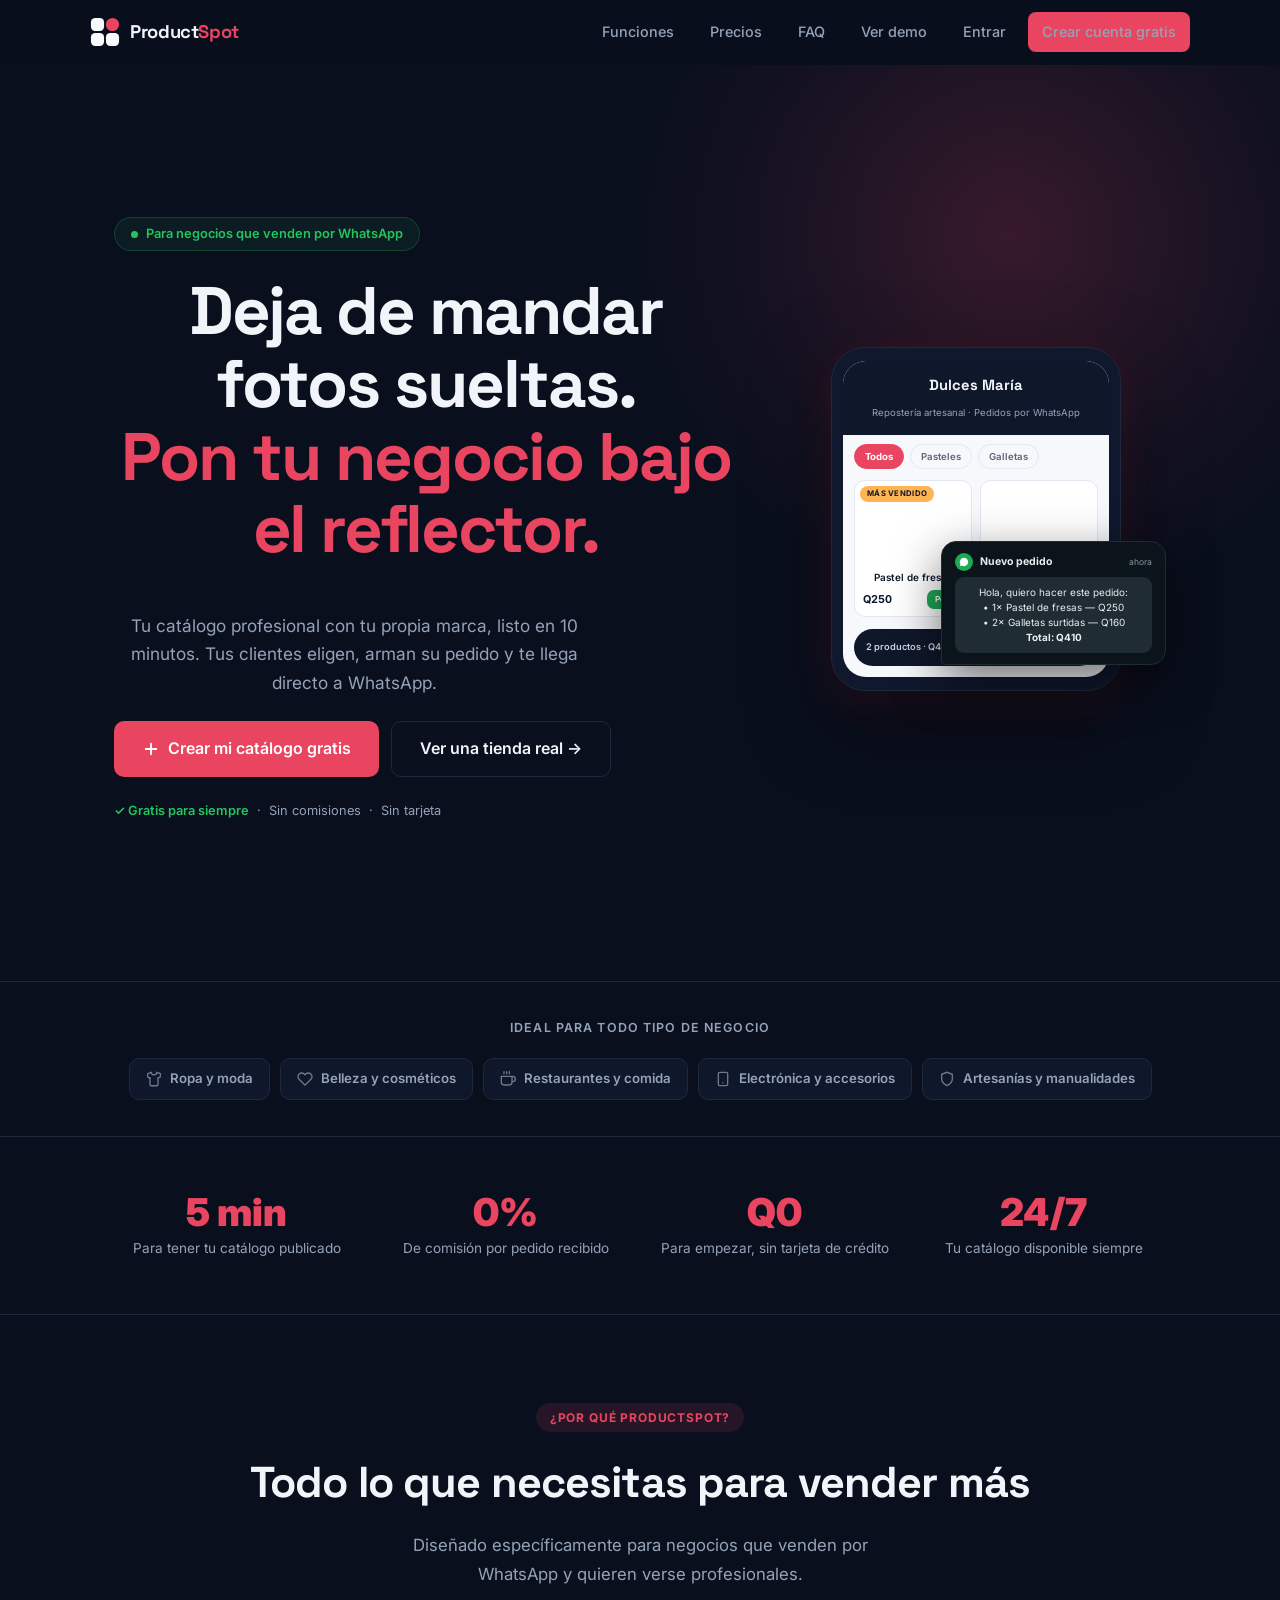
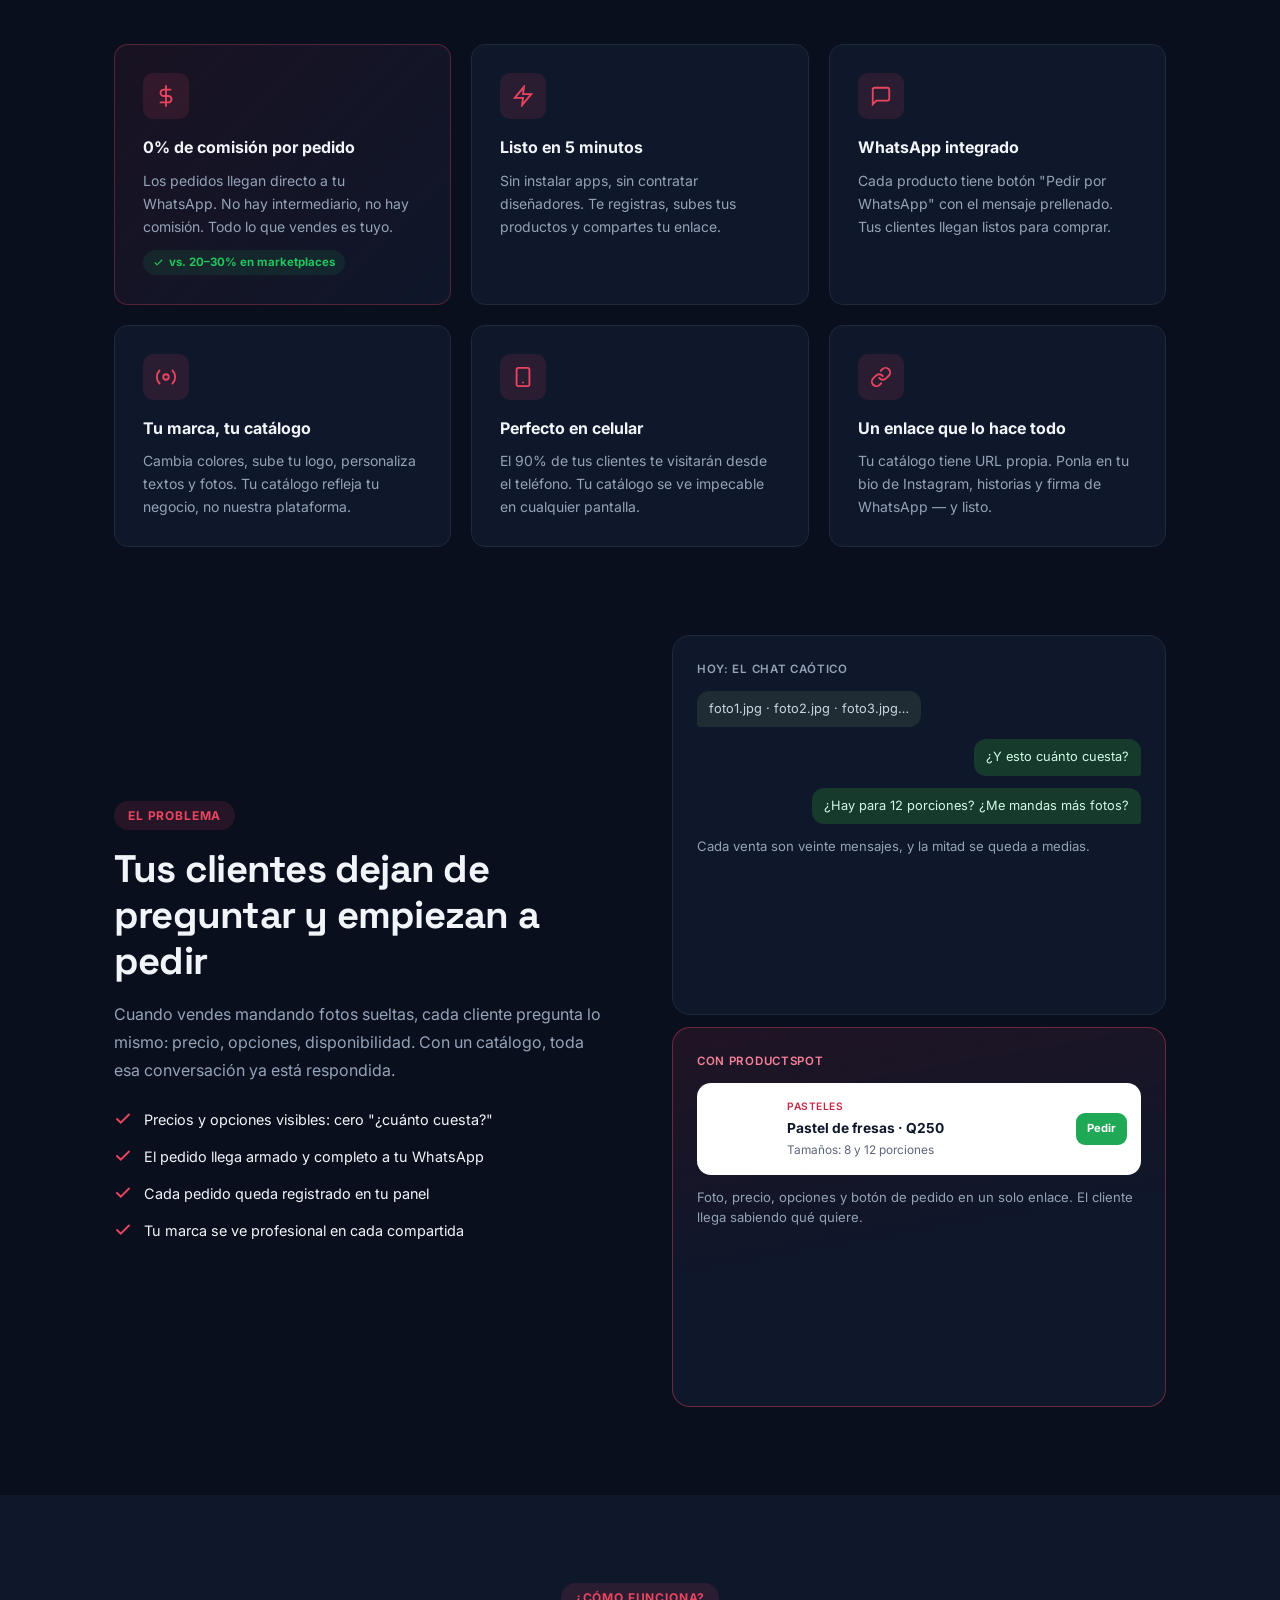
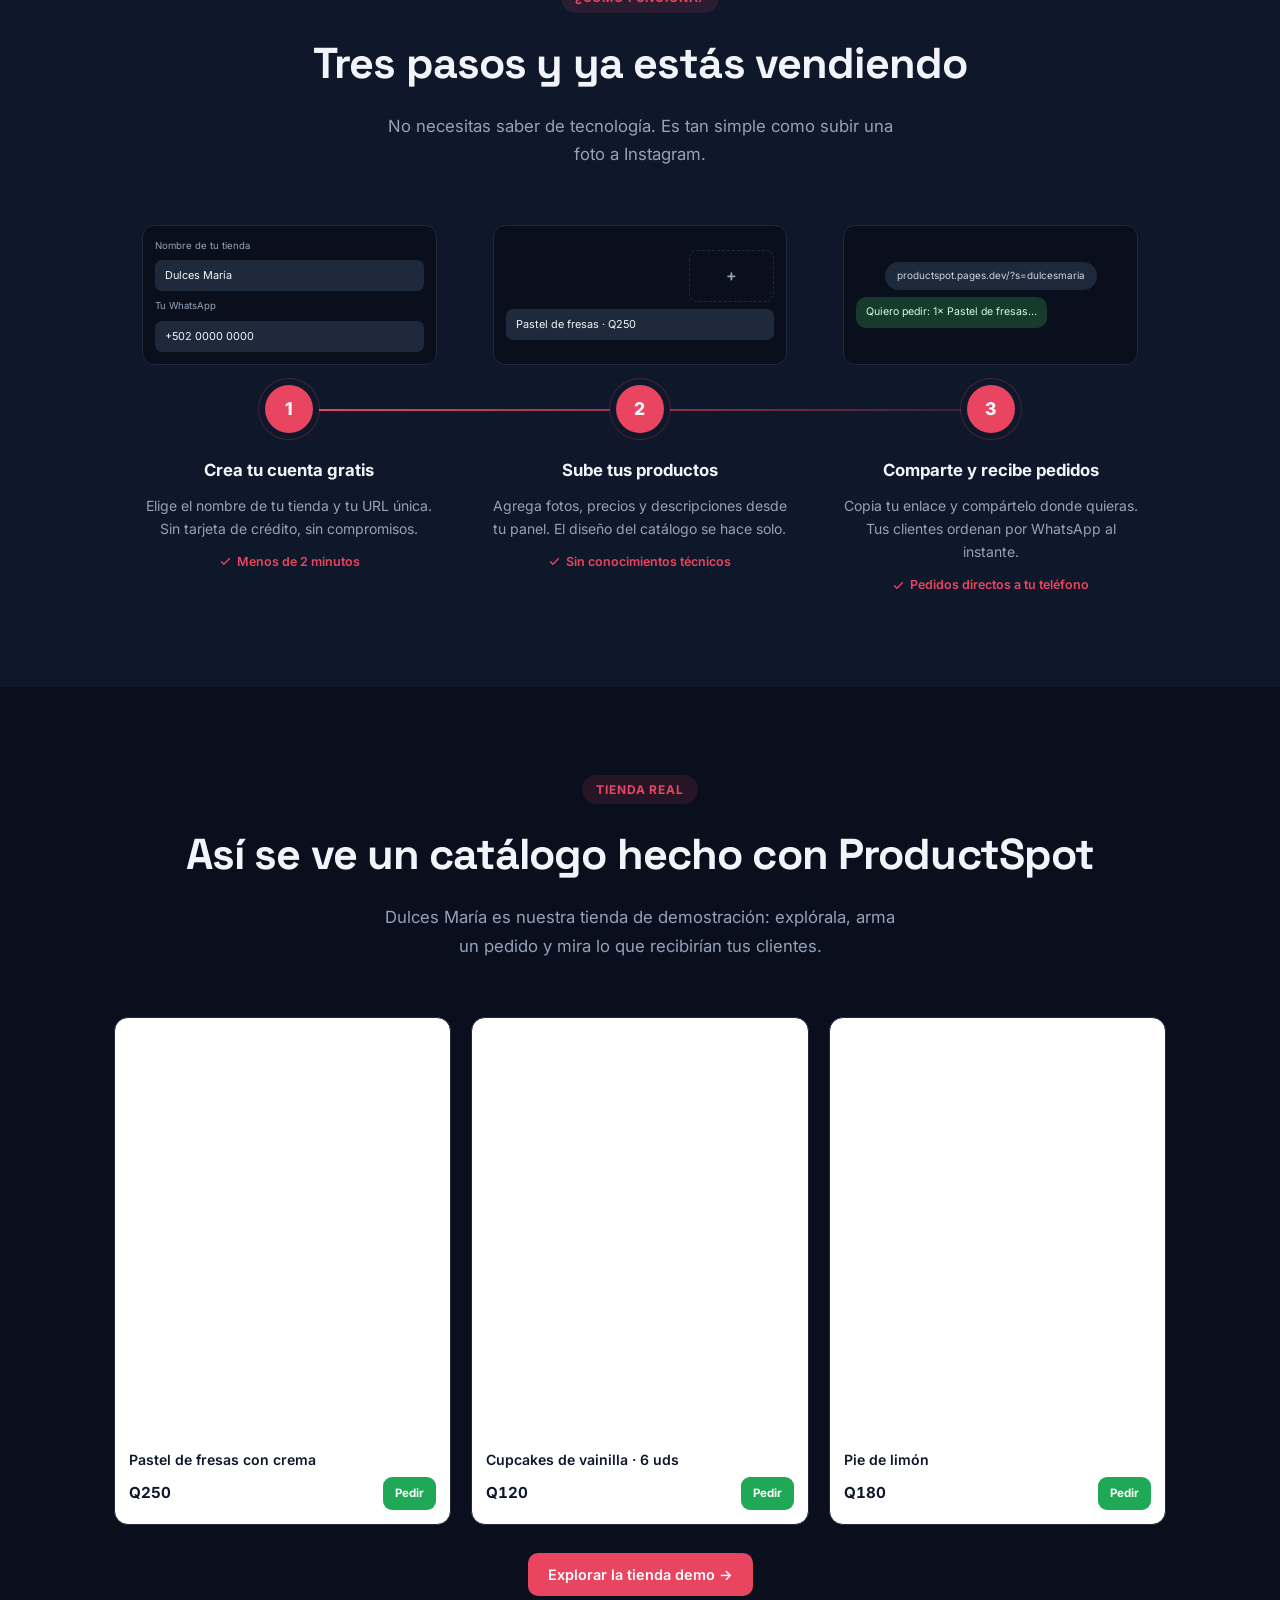
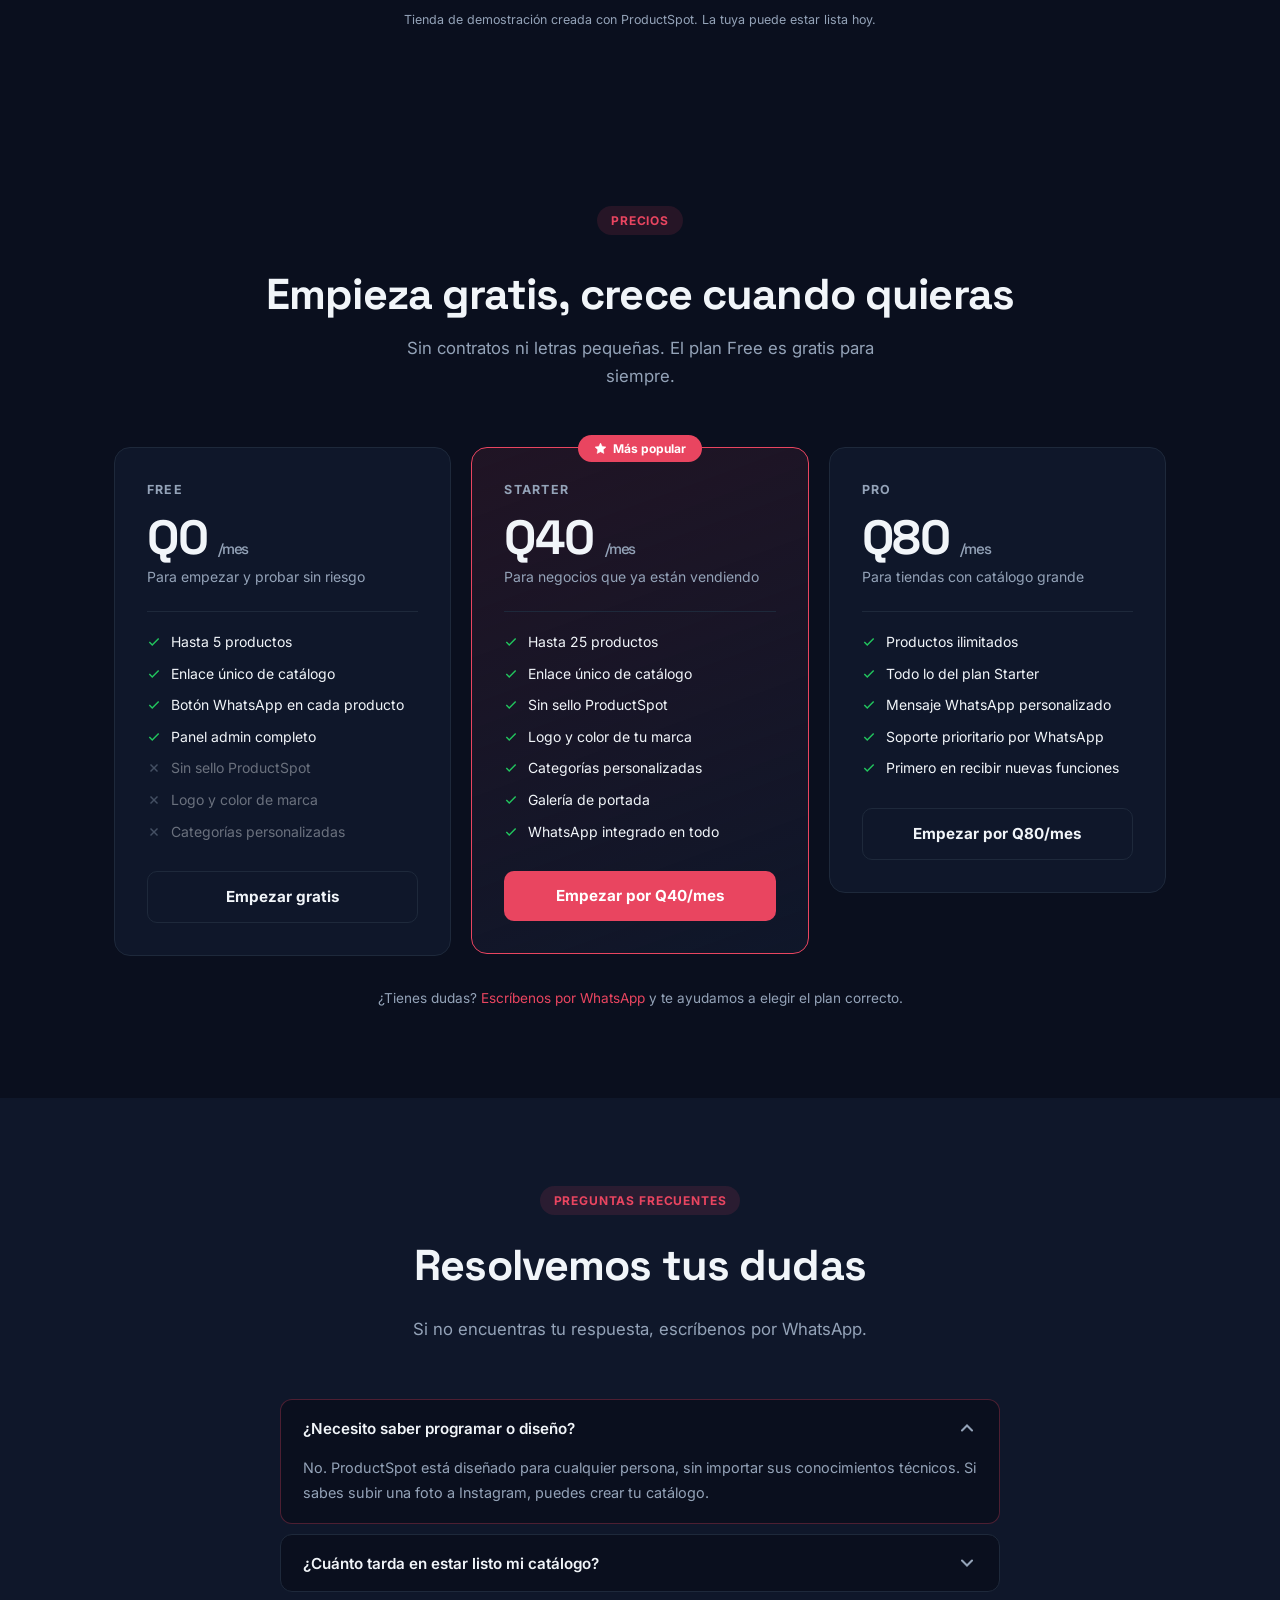
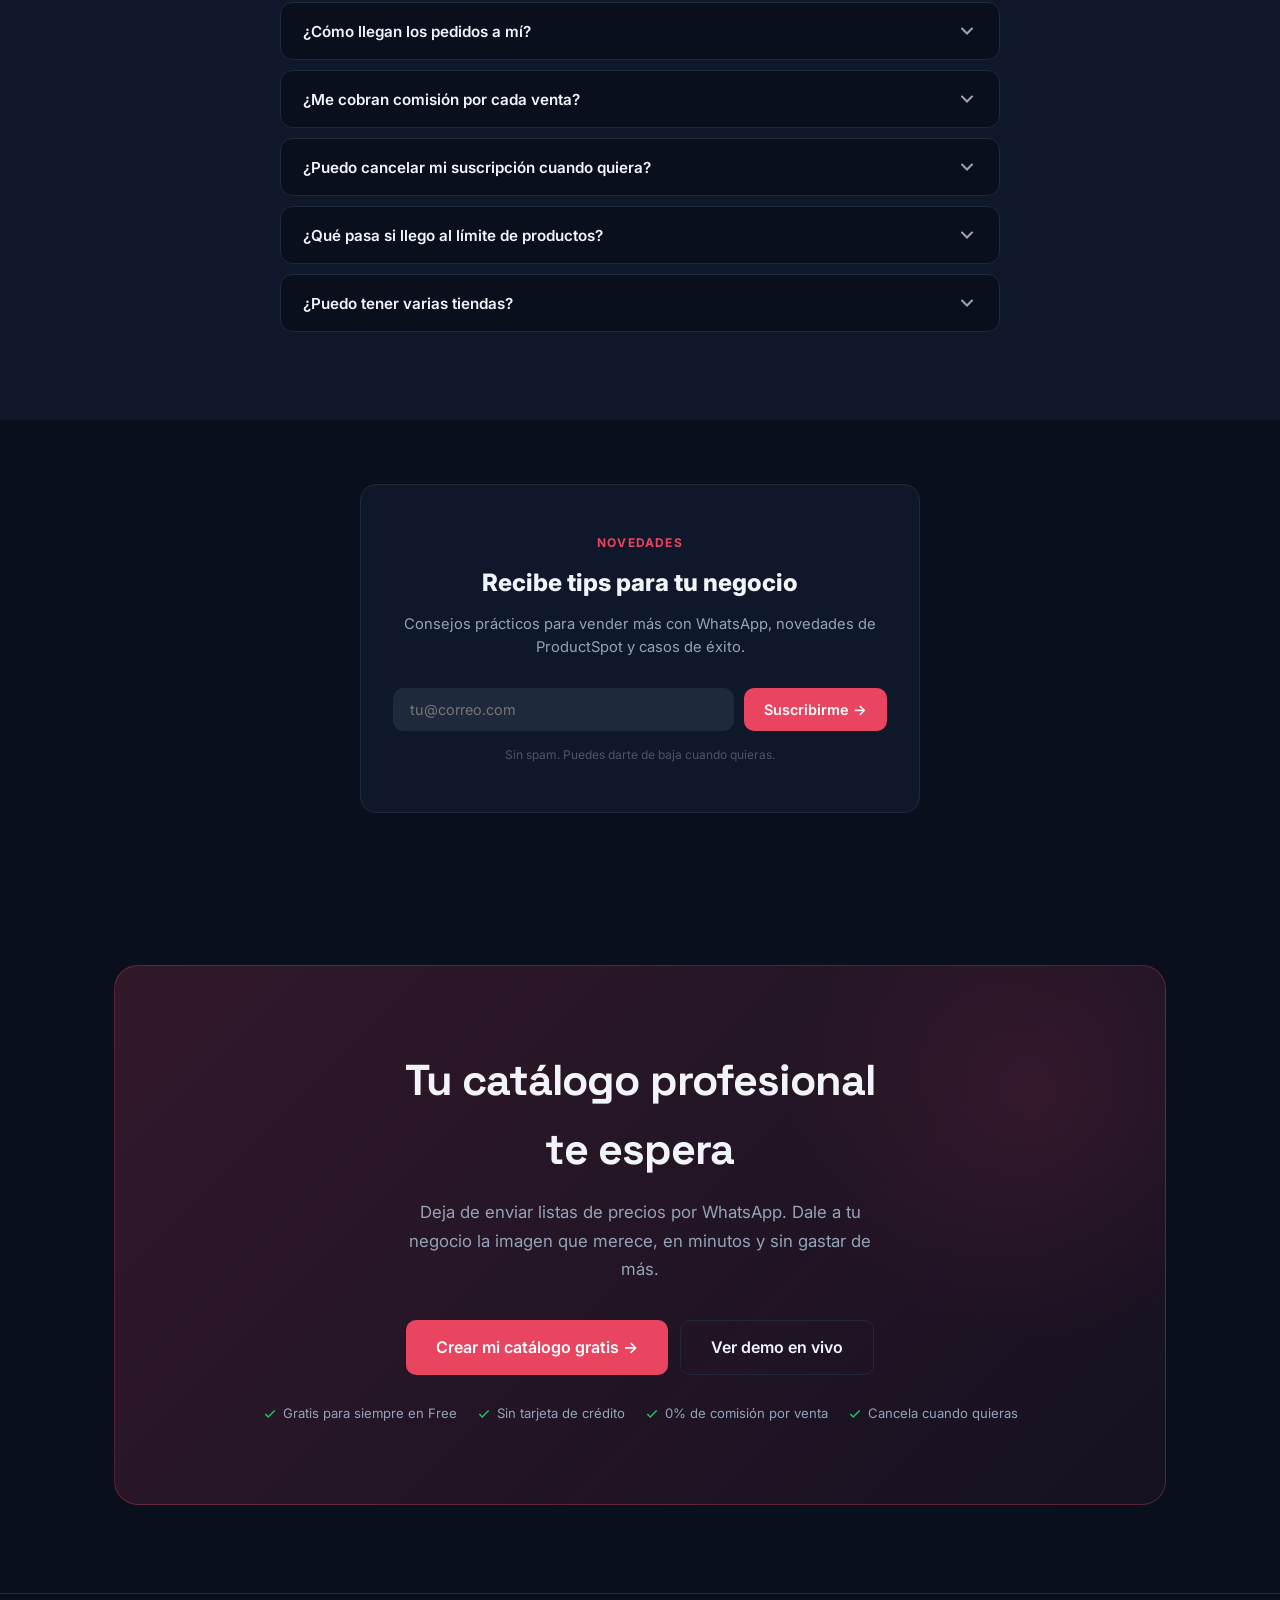
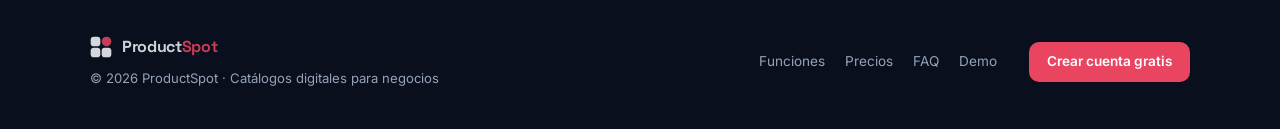
<file: landing.html>
<!DOCTYPE html>
<html lang="es">
<head>
  <meta charset="UTF-8" />
  <meta name="viewport" content="width=device-width, initial-scale=1.0" />
  <title>ProductSpot — Tu catálogo digital en minutos</title>
  <meta name="description" content="Crea tu catálogo digital y recibe pedidos por WhatsApp. Sin código, sin comisiones. Listo en 5 minutos." />
  <link rel="preconnect" href="https://fonts.googleapis.com" />
  <link href="https://fonts.googleapis.com/css2?family=Inter:wght@400;500;600;700;800;900&family=Space+Grotesk:wght@500;700&display=swap" rel="stylesheet" />
  <link rel="icon" type="image/svg+xml" href="/brand/logo-icon.svg" />
  <style>
    /* ── Rediseño 2.0: héroe asimétrico con demo dibujada ── */
    .hero2 { position: relative; overflow: hidden; }
    .hero2-spot { position: absolute; top: -220px; right: -120px; width: 780px; height: 780px; border-radius: 999px; background: radial-gradient(circle, rgba(233,69,96,.2) 0%, rgba(233,69,96,.05) 45%, transparent 68%); pointer-events: none; }
    .hero2-inner { max-width: 1100px; margin: 0 auto; display: flex; flex-wrap: wrap; align-items: center; gap: 48px; padding: 56px 24px 88px; position: relative; }
    .hero2-copy { flex: 999 1 460px; min-width: 0; display: flex; flex-direction: column; gap: 24px; align-items: flex-start; }
    .hero2-title { font-family: 'Space Grotesk', 'Inter', sans-serif; font-size: clamp(2.5rem, 5.4vw, 4.3rem); line-height: 1.04; letter-spacing: -0.03em; font-weight: 700; text-wrap: balance; margin: 0; }
    .hero2-title em { font-style: normal; color: var(--accent); }
    .hero2-sub { font-size: 1.08rem; line-height: 1.65; color: var(--muted); max-width: 480px; margin: 0; }
    .hero2-phone-col { flex: 1 1 380px; min-width: 0; display: flex; justify-content: center; position: relative; padding: 16px 0; }
    .mock-phone { width: 290px; background: #10182e; border: 1.5px solid var(--border); border-radius: 34px; padding: 13px 11px; box-shadow: 0 30px 80px rgba(0,0,0,.5), 0 10px 40px rgba(233,69,96,.16); animation: demo-float-in .8s .5s ease both; }
    .mock-screen { background: #f7f8fc; border-radius: 23px; overflow: hidden; }
    .mock-head { background: #0f172a; color: #f1f5f9; padding: 13px 14px 11px; }
    .mock-head strong { font-family: 'Space Grotesk', sans-serif; font-size: .92rem; display: block; }
    .mock-head span { font-size: .6rem; color: #94a3b8; }
    .mock-chips { display: flex; gap: 6px; padding: 9px 11px 2px; }
    .mock-chip { font-size: .6rem; font-weight: 600; border-radius: 999px; padding: 4px 10px; color: #5b6478; border: 1px solid #e3e7f0; }
    .mock-chip.on { background: var(--accent); color: #fff; border-color: var(--accent); font-weight: 700; }
    .mock-grid { display: grid; grid-template-columns: 1fr 1fr; gap: 8px; padding: 9px 11px 12px; }
    .mock-card { background: #fff; border: 1px solid #e3e7f0; border-radius: 11px; overflow: hidden; }
    .mock-card-img { height: 82px; position: relative; background-size: cover; background-position: center; }
    .mock-badge { position: absolute; top: 5px; left: 5px; font-size: .48rem; font-weight: 700; letter-spacing: .04em; text-transform: uppercase; background: #ffb454; color: #0f172a; border-radius: 999px; padding: 2px 7px; }
    .mock-card-body { padding: 7px 8px; }
    .mock-card-body b { display: block; font-size: .62rem; color: #0f172a; font-weight: 600; margin-bottom: 4px; }
    .mock-card-foot { display: flex; justify-content: space-between; align-items: center; }
    .mock-price { font-size: .68rem; font-weight: 700; color: #0f172a; font-variant-numeric: tabular-nums; }
    .mock-buy { font-size: .52rem; font-weight: 700; color: #fff; background: #1fa855; border-radius: 7px; padding: 3px 8px; }
    .mock-cartbar { margin: 0 11px 11px; background: #0f172a; border-radius: 999px; padding: 7px 7px 7px 12px; display: flex; justify-content: space-between; align-items: center; }
    .mock-cartbar span { font-size: .58rem; color: #cbd5e1; font-weight: 600; }
    .mock-cartbar b { font-size: .58rem; font-weight: 700; color: #fff; background: var(--accent); border-radius: 999px; padding: 4px 9px; }
    .mock-wa { position: absolute; right: 0; bottom: 42px; width: 225px; background: #0b141a; border: 1px solid #1f2c33; border-radius: 15px 15px 15px 4px; padding: 11px 13px; box-shadow: 0 16px 48px rgba(0,0,0,.55); animation: demo-float-in .8s 1.1s ease both; }
    .mock-wa-head { display: flex; align-items: center; gap: 7px; margin-bottom: 6px; }
    .mock-wa-dot { width: 18px; height: 18px; border-radius: 999px; background: #1fa855; display: inline-flex; align-items: center; justify-content: center; }
    .mock-wa-head b { font-size: .66rem; color: #e9edef; }
    .mock-wa-head i { margin-left: auto; font-style: normal; font-size: .54rem; color: #8696a0; }
    .mock-wa-msg { margin: 0; background: #202c33; border-radius: 9px; padding: 8px 10px; font-size: .62rem; line-height: 1.5; color: #e9edef; }
    /* Antes / Después */
    .ba-grid { display: flex; gap: 24px; flex-wrap: wrap; }
    .ba-card { flex: 1 1 380px; min-width: 0; background: var(--bg2); border: 1px solid var(--border); border-radius: 18px; padding: 24px; display: flex; flex-direction: column; gap: 12px; }
    .ba-card.good { background: linear-gradient(170deg, rgba(233,69,96,.1), var(--bg2) 55%); border-color: rgba(233,69,96,.4); }
    .ba-label { font-size: .72rem; font-weight: 600; letter-spacing: .06em; text-transform: uppercase; color: var(--muted); }
    .ba-card.good .ba-label { color: #f58298; }
    .ba-bubble { align-self: flex-start; background: #202c33; color: #cbd5e1; border-radius: 12px 12px 12px 3px; padding: 8px 12px; font-size: .8rem; }
    .ba-bubble.me { align-self: flex-end; background: #163a2c; color: #d1fae5; border-radius: 12px 12px 3px 12px; }
    .ba-product { background: #fff; border-radius: 14px; padding: 14px; display: flex; gap: 12px; align-items: center; }
    .ba-product-img { width: 64px; height: 64px; border-radius: 10px; background-size: cover; background-position: center; flex-shrink: 0; }
    .ba-product-info { min-width: 0; display: flex; flex-direction: column; gap: 2px; }
    .ba-product-info small { font-size: .64rem; font-weight: 600; letter-spacing: .05em; text-transform: uppercase; color: #c22844; }
    .ba-product-info b { font-size: .86rem; color: #0f172a; }
    .ba-product-info span { font-size: .74rem; color: #5b6478; }
    .ba-product-buy { margin-left: auto; flex-shrink: 0; font-size: .7rem; font-weight: 700; color: #fff; background: #1fa855; border-radius: 9px; padding: 7px 11px; }
    .ba-note { margin: 0; font-size: .82rem; line-height: 1.55; color: var(--muted); }
    /* Mini-mockups de los pasos */
    .step-mock { background: var(--bg); border: 1px solid var(--border); border-radius: 12px; padding: 12px; margin-bottom: 20px; display: flex; flex-direction: column; gap: 7px; text-align: left; height: 140px; justify-content: center; }
    .step-mock-label { font-size: .6rem; color: var(--muted); }
    .step-mock-input { background: var(--bg3); border-radius: 7px; padding: 7px 10px; font-size: .68rem; color: var(--text); }
    .step-mock-thumbs { display: grid; grid-template-columns: repeat(3, 1fr); gap: 7px; }
    .step-mock-thumb { height: 52px; border-radius: 8px; background-size: cover; background-position: center; }
    .step-mock-thumb.add { border: 1.5px dashed var(--border); display: flex; align-items: center; justify-content: center; color: var(--muted); font-weight: 600; background: none; }
    .step-mock-link { align-self: center; background: var(--bg3); border-radius: 999px; padding: 6px 12px; font-size: .62rem; color: #cbd5e1; }
    .step-mock-msg { align-self: flex-start; background: #163a2c; color: #d1fae5; border-radius: 10px; padding: 7px 10px; font-size: .66rem; }
    /* Vitrina de la tienda demo */
    .demo-cards { display: grid; grid-template-columns: repeat(3, 1fr); gap: 20px; margin-bottom: 28px; }
    .demo-card { background: #fff; border-radius: 14px; overflow: hidden; border: 1px solid var(--border); transition: transform var(--motion-fast) var(--ease-spot), box-shadow var(--motion-fast); }
    .demo-card:hover { transform: translateY(-4px); box-shadow: 0 12px 36px rgba(233,69,96,.22); }
    .demo-card-img { aspect-ratio: 4 / 5; max-width: 100%; background-size: cover; background-position: center; position: relative; }
    .demo-card-body { padding: 12px 14px 14px; }
    .demo-card-body b { display: block; font-size: .88rem; color: #0f172a; font-weight: 600; margin-bottom: 6px; }
    .demo-card-foot { display: flex; justify-content: space-between; align-items: center; }
    .demo-card-price { font-size: .95rem; font-weight: 700; color: #0f172a; font-variant-numeric: tabular-nums; }
    .demo-card-buy { font-size: .72rem; font-weight: 700; color: #fff; background: #1fa855; border-radius: 9px; padding: 7px 12px; }
    @media (max-width: 760px) {
      .demo-cards { grid-template-columns: 1fr 1fr; }
      .demo-cards .demo-card:last-child { display: none; }
      .mock-wa { right: -4px; }
    }
  </style>
  <style>
    *, *::before, *::after { box-sizing: border-box; margin: 0; padding: 0; }

    :root {
      --accent: #e94560;
      --accent-dark: #c22844;
      --accent-light: rgba(233,69,96,.12);
      --bg: #0a0f1e;
      --bg2: #0f172a;
      --bg3: #1e293b;
      --text: #f1f5f9;
      --muted: #94a3b8;
      --border: #1e293b;
      --green: #22c55e;
    }

    html { scroll-behavior: smooth; }
    body { font-family: 'Inter', sans-serif; background: var(--bg); color: var(--text); line-height: 1.6; overflow-x: hidden; }

    /* ── MARCA: tipografía display y motion ── */
    :root {
      --spot: #ffb454;
      --motion-fast: 150ms; --motion-base: 250ms; --motion-slow: 450ms;
      --ease-spot: cubic-bezier(.22,1,.36,1);
      --ease-spring: cubic-bezier(.34,1.56,.64,1);
    }
    .scroll-progress {
      position: fixed; top: 0; left: 0; z-index: 300;
      height: 2.5px; width: 0;
      background: linear-gradient(90deg, var(--accent), var(--spot));
      transition: width 80ms linear;
      pointer-events: none;
    }
    h1, h2, .price-title, .plan-price, .stat-number { font-family: 'Space Grotesk', 'Inter', sans-serif; letter-spacing: -0.02em; }
    .nav-wordmark { font-family: 'Space Grotesk', 'Inter', sans-serif; font-weight: 700; font-size: 1.15rem; letter-spacing: -0.02em; color: var(--text); }
    .nav-wordmark em { font-style: normal; color: var(--accent); }
    @keyframes spot-on {
      0% { opacity: 0; transform: scale(.4); transform-origin: 75% 25%; }
      70% { opacity: 1; transform: scale(1.15); transform-origin: 75% 25%; }
      100% { opacity: 1; transform: scale(1); transform-origin: 75% 25%; }
    }
    .logo-spot { animation: spot-on var(--motion-base) var(--ease-spring) 500ms backwards; }
    @media (prefers-reduced-motion: reduce) {
      :root { --motion-fast: 1ms; --motion-base: 80ms; --motion-slow: 80ms; }
      *, *::before, *::after { animation-delay: 0ms !important; transition-delay: 0ms !important; }
      .reveal { opacity: 1; transform: none; transition: none; }
    }
    .container { max-width: 1100px; margin: 0 auto; padding: 0 24px; }

    /* ── NAV ── */
    nav {
      position: sticky; top: 0; z-index: 100;
      background: rgba(10,15,30,.85); backdrop-filter: blur(16px);
      border-bottom: 1px solid transparent;
      padding: 0 24px; transition: border-color .3s, box-shadow .3s;
    }
    nav.scrolled { border-color: var(--border); box-shadow: 0 4px 32px rgba(0,0,0,.3); }
    .nav-inner { max-width: 1100px; margin: 0 auto; height: 64px; display: flex; align-items: center; justify-content: space-between; gap: 24px; }
    .nav-logo { display: flex; align-items: center; gap: 10px; text-decoration: none; }
    .nav-links { display: flex; align-items: center; gap: 8px; }
    .nav-links a { color: var(--muted); text-decoration: none; font-size: .9rem; font-weight: 500; padding: 8px 14px; border-radius: 8px; transition: color .15s; }
    .nav-links a:hover { color: var(--text); }
    .btn { display: inline-flex; align-items: center; gap: 8px; padding: 10px 20px; border-radius: 10px; font-weight: 600; font-size: .9rem; text-decoration: none; transition: all .2s; cursor: pointer; border: none; font-family: inherit; }
    .btn-primary { background: var(--accent); color: #fff; }
    .btn-primary:hover { background: var(--accent-dark); transform: translateY(-1px); box-shadow: 0 8px 24px rgba(233,69,96,.35); }
    .btn-outline { border: 1.5px solid var(--border); color: var(--text); background: transparent; }
    .btn-outline:hover { border-color: var(--accent); color: var(--accent); }
    .btn-ghost { color: var(--muted); background: transparent; }
    .btn-ghost:hover { color: var(--text); }

    /* ── SCROLL REVEAL ── */
    .reveal { opacity: 0; transform: translateY(28px); transition: opacity .65s ease, transform .65s ease; }
    .reveal.visible { opacity: 1; transform: none; }
    .reveal-delay-1 { transition-delay: .1s; }
    .reveal-delay-2 { transition-delay: .2s; }
    .reveal-delay-3 { transition-delay: .3s; }
    .reveal-delay-4 { transition-delay: .4s; }
    .reveal-delay-5 { transition-delay: .5s; }

    /* ── HERO ── */
    .hero { padding: 96px 24px 72px; text-align: center; position: relative; overflow: hidden; }
    .hero-bg-glow {
      position: absolute; top: -200px; left: 50%; transform: translateX(-50%);
      width: 1000px; height: 1000px; border-radius: 50%; pointer-events: none;
      background: radial-gradient(circle, rgba(233,69,96,.13) 0%, transparent 65%);
      animation: glow-pulse 6s ease-in-out infinite;
    }
    @keyframes glow-pulse {
      0%, 100% { opacity: .7; transform: translateX(-50%) scale(1); }
      50%       { opacity: 1;  transform: translateX(-50%) scale(1.08); }
    }

    /* ── Animated rotating words ── */
    .hero-rotating-wrap {
      display: block;
      position: relative;
      height: 1.15em;
      overflow: hidden;
      width: 100%;
    }
    .hero-rotating-word {
      position: absolute;
      left: 0; right: 0;
      color: var(--accent);
      opacity: 0;
      transform: translateY(60px);
      transition: none;
      white-space: nowrap;
    }
    .hero-rotating-word.active {
      animation: word-slide-in .55s cubic-bezier(.22,1,.36,1) forwards;
    }
    .hero-rotating-word.exit {
      animation: word-slide-out .4s cubic-bezier(.55,0,1,.45) forwards;
    }
    @keyframes word-slide-in {
      from { opacity: 0; transform: translateY(60px); }
      to   { opacity: 1; transform: translateY(0); }
    }
    @keyframes word-slide-out {
      from { opacity: 1; transform: translateY(0); }
      to   { opacity: 0; transform: translateY(-60px); }
    }
    .hero-badge {
      display: inline-flex; align-items: center; gap: 8px;
      background: rgba(34,197,94,.08); border: 1px solid rgba(34,197,94,.22);
      color: var(--green); padding: 6px 16px; border-radius: 99px;
      font-size: .8rem; font-weight: 600; margin-bottom: 28px;
      animation: badge-in .6s ease both;
    }
    .hero-badge-dot { width: 7px; height: 7px; background: var(--green); border-radius: 50%; animation: dot-pulse 2s ease-in-out infinite; }
    @keyframes dot-pulse { 0%,100%{ opacity:1; transform:scale(1); } 50%{ opacity:.5; transform:scale(.7); } }
    @keyframes badge-in { from{ opacity:0; transform:translateY(-10px); } to{ opacity:1; transform:none; } }

    .hero h1 { font-size: clamp(2.4rem, 6vw, 4.2rem); font-weight: 900; line-height: 1.08; margin-bottom: 22px; letter-spacing: -.03em; animation: hero-title-in .7s .1s ease both; }
    .hero h1 span { color: var(--accent); }
    @keyframes hero-title-in { from{ opacity:0; transform:translateY(16px); } to{ opacity:1; transform:none; } }

    .hero-sub { font-size: 1.15rem; color: var(--muted); max-width: 560px; margin: 0 auto 16px; line-height: 1.7; animation: hero-title-in .7s .2s ease both; }
    .hero-pain {
      display: inline-flex; align-items: center; gap: 8px;
      background: rgba(233,69,96,.07); border: 1px solid rgba(233,69,96,.15);
      border-radius: 99px; padding: 6px 16px; font-size: .82rem; color: var(--muted);
      margin-bottom: 32px; animation: hero-title-in .7s .3s ease both;
    }
    .hero-actions { display: flex; gap: 12px; justify-content: center; flex-wrap: wrap; margin-bottom: 12px; animation: hero-title-in .7s .4s ease both; }
    .hero-actions .btn { font-size: 1rem; padding: 14px 28px; }
    .hero-note { font-size: .8rem; color: var(--muted); animation: hero-title-in .7s .5s ease both; }
    .hero-note span { color: var(--green); font-weight: 600; }

    /* Hero image */
    .hero-img-wrap {
      margin: 56px auto 0; max-width: 820px;
      border-radius: 20px; overflow: hidden;
      box-shadow: 0 40px 100px rgba(0,0,0,.65);
      animation: demo-float-in .8s .6s ease both;
    }
    .hero-img-wrap img { width: 100%; display: block; }
    @keyframes demo-float-in { from{ opacity:0; transform:translateY(32px); } to{ opacity:1; transform:none; } }

    /* Dashboard preview section */
    .dashboard-section { padding: 0 24px 88px; }
    .dashboard-inner { max-width: 1100px; margin: 0 auto; display: grid; grid-template-columns: 1fr 1fr; gap: 64px; align-items: center; }
    .dashboard-content h2 { font-size: clamp(1.7rem, 3.5vw, 2.4rem); font-weight: 800; margin-bottom: 16px; letter-spacing: -.02em; line-height: 1.2; }
    .dashboard-content p { color: var(--muted); font-size: 1rem; line-height: 1.75; margin-bottom: 24px; }
    .dashboard-points { display: flex; flex-direction: column; gap: 14px; }
    .dashboard-point { display: flex; align-items: flex-start; gap: 12px; font-size: .9rem; }
    .dashboard-point svg { color: var(--accent); flex-shrink: 0; margin-top: 2px; }
    .dashboard-img { border-radius: 14px; overflow: hidden; box-shadow: 0 24px 64px rgba(0,0,0,.5); }
    .dashboard-img img { width: 100%; display: block; }

    /* Steps with images */
    .step-img { width: 100%; max-width: 200px; height: 160px; object-fit: cover; margin: 0 auto 24px; display: block; border-radius: 12px; }

    /* ── SOCIAL PROOF ── */
    .social-proof { padding: 36px 24px; border-top: 1px solid var(--border); }
    .social-proof-inner { max-width: 1100px; margin: 0 auto; text-align: center; }
    .social-proof p { font-size: .78rem; color: var(--muted); margin-bottom: 20px; text-transform: uppercase; letter-spacing: .09em; font-weight: 600; }
    .proof-badges { display: flex; gap: 10px; justify-content: center; flex-wrap: wrap; }
    .proof-badge { display: flex; align-items: center; gap: 8px; background: var(--bg2); border: 1px solid var(--border); border-radius: 10px; padding: 9px 16px; font-size: .83rem; font-weight: 600; color: var(--muted); transition: border-color .2s, color .2s; }
    .proof-badge:hover { border-color: rgba(233,69,96,.35); color: var(--text); }
    .proof-badge svg { flex-shrink: 0; opacity: .7; }

    /* ── STATS ── */
    .stats { padding: 56px 24px; border-top: 1px solid var(--border); border-bottom: 1px solid var(--border); }
    .stats-grid { display: grid; grid-template-columns: repeat(4, 1fr); gap: 24px; text-align: center; }
    .stat-num { font-size: 2.4rem; font-weight: 900; color: var(--accent); line-height: 1; }
    .stat-label { font-size: .85rem; color: var(--muted); margin-top: 8px; line-height: 1.4; }

    /* ── SECTION HEADER ── */
    .section { padding: 88px 24px; }
    .section-header { text-align: center; margin-bottom: 56px; }
    .tag { display: inline-block; background: var(--accent-light); color: var(--accent); font-size: .75rem; font-weight: 700; padding: 5px 14px; border-radius: 99px; margin-bottom: 16px; text-transform: uppercase; letter-spacing: .07em; }
    .section-header h2 { font-size: clamp(1.9rem, 4vw, 2.7rem); font-weight: 800; margin-bottom: 14px; letter-spacing: -.02em; }
    .section-header p { color: var(--muted); font-size: 1.05rem; max-width: 520px; margin: 0 auto; line-height: 1.7; }

    /* ── FEATURES ── */
    .features-grid { display: grid; grid-template-columns: repeat(3, 1fr); gap: 20px; }
    .feature-card { background: var(--bg2); border: 1px solid var(--border); border-radius: 14px; padding: 28px; transition: border-color .2s, transform .2s, box-shadow .2s; }
    .feature-card:hover { border-color: rgba(233,69,96,.4); transform: translateY(-5px); box-shadow: 0 20px 56px rgba(0,0,0,.25); }
    .feature-card .feat-icon { font-size: 1.8rem; margin-bottom: 14px; display: block; transition: transform .3s cubic-bezier(.22,1,.36,1); }
    .feature-card:hover .feat-icon { transform: scale(1.18) rotate(-4deg); }
    .feature-card.highlight { border-color: rgba(233,69,96,.3); background: linear-gradient(135deg, rgba(233,69,96,.07), var(--bg2)); }
    .feature-icon { width: 46px; height: 46px; background: var(--accent-light); border-radius: 10px; display: flex; align-items: center; justify-content: center; margin-bottom: 16px; color: var(--accent); }
    .feature-card h3 { font-size: 1rem; font-weight: 700; margin-bottom: 8px; }
    .feature-card p { font-size: .875rem; color: var(--muted); line-height: 1.65; }
    .feature-pill { display: inline-flex; align-items: center; gap: 5px; background: rgba(34,197,94,.1); color: #22c55e; font-size: .72rem; font-weight: 700; padding: 3px 10px; border-radius: 99px; margin-top: 12px; }

    /* ── HOW IT WORKS ── */
    .how-section { background: var(--bg2); }
    .steps { display: grid; grid-template-columns: repeat(3, 1fr); gap: 0; position: relative; }
    .steps::before {
      content: ''; position: absolute;
      top: calc(140px + 20px + 24px); /* alto fijo del mock + margin-bottom + mitad del círculo de 48px */
      left: calc(16.66% + 20px); right: calc(16.66% + 20px);
      height: 2px; background: linear-gradient(90deg, var(--accent), rgba(233,69,96,.2));
    }
    .step-item { text-align: center; padding: 0 28px; }
    .step-num {
      width: 48px; height: 48px; background: var(--accent); border-radius: 50%;
      display: flex; align-items: center; justify-content: center;
      font-size: 1.1rem; font-weight: 800; margin: 0 auto 24px;
      box-shadow: 0 0 0 6px var(--bg2), 0 0 0 7px rgba(233,69,96,.25);
      position: relative; z-index: 1;
    }
    .step-item h3 { font-size: 1.05rem; font-weight: 700; margin-bottom: 10px; }
    .step-item p { color: var(--muted); font-size: .875rem; line-height: 1.65; }
    .step-detail { display: inline-flex; align-items: center; gap: 5px; margin-top: 12px; font-size: .78rem; color: var(--accent); font-weight: 600; }

    /* ── TESTIMONIALS ── */
    .testimonials-grid { display: grid; grid-template-columns: repeat(3, 1fr); gap: 20px; }
    .testimonial-card { background: var(--bg2); border: 1px solid var(--border); border-radius: 14px; padding: 28px; transition: border-color .2s, transform .2s; }
    .testimonial-card:hover { border-color: rgba(233,69,96,.3); transform: translateY(-2px); }
    .stars { display: flex; gap: 3px; margin-bottom: 16px; }
    .star { color: #f59e0b; }
    .testimonial-text { font-size: .9rem; color: var(--text); line-height: 1.75; margin-bottom: 20px; opacity: .9; }
    .testimonial-author { display: flex; align-items: center; gap: 12px; border-top: 1px solid var(--border); padding-top: 16px; }
    .author-avatar { width: 40px; height: 40px; border-radius: 50%; background: var(--accent-light); display: flex; align-items: center; justify-content: center; flex-shrink: 0; color: var(--accent); }
    .author-name { font-weight: 700; font-size: .9rem; }
    .author-biz { font-size: .78rem; color: var(--muted); }

    /* ── FAQ ── */
    .faq-section { background: var(--bg2); }
    .faq-grid { max-width: 720px; margin: 0 auto; display: flex; flex-direction: column; gap: 10px; }
    .faq-item { background: var(--bg); border: 1px solid var(--border); border-radius: 12px; overflow: hidden; transition: border-color .2s; }
    .faq-item.open { border-color: rgba(233,69,96,.3); }
    .faq-q { width: 100%; text-align: left; padding: 18px 22px; background: none; border: none; color: var(--text); font-size: .95rem; font-weight: 600; cursor: pointer; display: flex; justify-content: space-between; align-items: center; gap: 16px; font-family: inherit; transition: color .15s; }
    .faq-q:hover { color: var(--accent); }
    .faq-arrow { width: 20px; height: 20px; flex-shrink: 0; color: var(--muted); transition: transform .25s; }
    .faq-item.open .faq-arrow { transform: rotate(180deg); }
    .faq-a { padding: 0 22px; max-height: 0; overflow: hidden; transition: max-height .3s ease, padding .3s ease; color: var(--muted); font-size: .9rem; line-height: 1.7; }
    .faq-item.open .faq-a { max-height: 200px; padding: 0 22px 18px; }

    /* ── PRICING ── */
    .pricing-grid { display: grid; grid-template-columns: repeat(3, 1fr); gap: 20px; align-items: start; }
    .pricing-card { background: var(--bg2); border: 1px solid var(--border); border-radius: 16px; padding: 32px; position: relative; transition: transform .2s, box-shadow .2s; }
    .pricing-card:hover { transform: translateY(-4px); box-shadow: 0 20px 60px rgba(0,0,0,.25); }
    .pricing-card.featured { border-color: var(--accent); background: linear-gradient(160deg, rgba(233,69,96,.1), var(--bg2)); }
    .featured-badge { position: absolute; top: -13px; left: 50%; transform: translateX(-50%); background: var(--accent); color: #fff; font-size: .75rem; font-weight: 700; padding: 4px 16px; border-radius: 99px; white-space: nowrap; }
    .plan-name { font-size: .78rem; font-weight: 700; color: var(--muted); text-transform: uppercase; letter-spacing: .1em; margin-bottom: 14px; }
    .plan-price { font-size: 3rem; font-weight: 900; letter-spacing: -.03em; line-height: 1; margin-bottom: 4px; }
    .plan-price span { font-size: .95rem; font-weight: 500; color: var(--muted); }
    .plan-desc { color: var(--muted); font-size: .875rem; margin-bottom: 24px; line-height: 1.5; }
    .plan-divider { border: none; border-top: 1px solid var(--border); margin: 20px 0; }
    .plan-features { list-style: none; margin-bottom: 28px; display: flex; flex-direction: column; gap: 10px; }
    .plan-features li { font-size: .875rem; color: var(--text); display: flex; gap: 10px; align-items: flex-start; line-height: 1.4; }
    .plan-features li .check { color: var(--green); flex-shrink: 0; margin-top: 2px; }
    .plan-features li.off { opacity: .4; }
    .plan-features li.off .check { color: var(--muted); }
    .plan-cta { width: 100%; padding: 13px; border-radius: 10px; font-weight: 700; font-size: .95rem; cursor: pointer; border: none; transition: all .2s; text-decoration: none; display: block; text-align: center; font-family: inherit; }
    .plan-cta-primary { background: var(--accent); color: #fff; }
    .plan-cta-primary:hover { background: var(--accent-dark); box-shadow: 0 8px 24px rgba(233,69,96,.35); }
    .plan-cta-outline { background: transparent; border: 1.5px solid var(--border); color: var(--text); }
    .plan-cta-outline:hover { border-color: var(--accent); color: var(--accent); }
    .plan-note { text-align: center; margin-top: 32px; font-size: .85rem; color: var(--muted); }
    .plan-note a { color: var(--accent); text-decoration: none; }

    /* ── FINAL CTA ── */
    .final-cta-section { padding: 88px 24px; }
    .final-cta-box {
      background: linear-gradient(135deg, rgba(233,69,96,.18) 0%, rgba(233,69,96,.05) 100%);
      border: 1px solid rgba(233,69,96,.3); border-radius: 24px;
      padding: 80px 32px; text-align: center; position: relative; overflow: hidden;
    }
    .final-cta-box::before {
      content: ''; position: absolute; top: -120px; right: -120px; width: 500px; height: 500px;
      border-radius: 50%; background: radial-gradient(circle, rgba(233,69,96,.1) 0%, transparent 70%);
      pointer-events: none; animation: glow-pulse 8s ease-in-out infinite;
    }
    .final-cta-box h2 { font-size: clamp(1.8rem, 4vw, 2.7rem); font-weight: 900; margin-bottom: 14px; letter-spacing: -.02em; position: relative; }
    .final-cta-box p { color: var(--muted); font-size: 1.05rem; margin-bottom: 36px; max-width: 500px; margin-left: auto; margin-right: auto; line-height: 1.7; position: relative; }
    .final-cta-actions { display: flex; gap: 12px; justify-content: center; flex-wrap: wrap; position: relative; }
    .final-cta-actions .btn { font-size: 1rem; padding: 14px 30px; }
    .final-guarantees { display: flex; gap: 20px; justify-content: center; flex-wrap: wrap; margin-top: 28px; position: relative; }
    .guarantee { display: flex; align-items: center; gap: 6px; font-size: .82rem; color: var(--muted); }
    .guarantee svg { color: var(--green); flex-shrink: 0; }

    /* ── FOOTER ── */
    footer { border-top: 1px solid var(--border); padding: 40px 24px; }
    .footer-inner { max-width: 1100px; margin: 0 auto; display: grid; grid-template-columns: 1fr auto auto; align-items: center; gap: 32px; }
    .footer-brand p { font-size: .82rem; color: var(--muted); margin-top: 8px; }
    .footer-links { display: flex; gap: 20px; }
    .footer-links a { color: var(--muted); text-decoration: none; font-size: .85rem; transition: color .15s; }
    .footer-links a:hover { color: var(--accent); }
    .footer-cta .btn { font-size: .85rem; padding: 9px 18px; }

    /* ── PRICING ANIMATIONS ── */
    /* VerticalCutReveal: word-by-word slide-up reveal */
    .vcr-word {
      display: inline-block;
      overflow: hidden;
      vertical-align: bottom;
      line-height: 1.15;
    }
    .vcr-inner {
      display: inline-block;
      transform: translateY(110%);
      transition: transform .6s cubic-bezier(.22,1,.36,1);
    }
    .price-title.vcr-active .vcr-inner { transform: translateY(0); }

    /* Card blur-fade-in (TimelineContent equivalent) */
    .price-card-animate {
      opacity: 0;
      filter: blur(10px);
      transform: translateY(-22px);
      transition: opacity .5s ease, filter .5s ease, transform .5s ease;
    }
    .price-card-animate.price-card-visible {
      opacity: 1;
      filter: blur(0);
      transform: translateY(0);
    }

    /* ── Burger menu ── */
    .nav-burger {
      display: none; flex-direction: column; gap: 5px;
      background: none; border: none; cursor: pointer; padding: 6px; margin-left: 8px;
    }
    .nav-burger span {
      display: block; width: 22px; height: 2px;
      background: var(--text); border-radius: 2px; transition: all .3s;
    }
    .nav-burger.open span:nth-child(1) { transform: translateY(7px) rotate(45deg); }
    .nav-burger.open span:nth-child(2) { opacity: 0; transform: scaleX(0); }
    .nav-burger.open span:nth-child(3) { transform: translateY(-7px) rotate(-45deg); }

    .nav-mobile {
      display: none; flex-direction: column; gap: 2px;
      padding: 10px 16px 16px;
      border-top: 1px solid var(--border);
    }
    .nav-mobile.open { display: flex; }
    .nav-mobile a {
      color: var(--muted); text-decoration: none;
      padding: 11px 14px; border-radius: 8px;
      font-weight: 500; font-size: .95rem;
      transition: background .15s, color .15s;
      display: flex; align-items: center;
    }
    .nav-mobile a:not(.btn):hover { background: var(--bg3); color: var(--text); }
    .nav-mobile .btn { margin-top: 2px; }

    /* ── RESPONSIVE ── */
    @media (max-width: 768px) {
      .stats-grid { grid-template-columns: repeat(2, 1fr); }
      .features-grid { grid-template-columns: 1fr; }
      .steps { grid-template-columns: 1fr; gap: 32px; }
      .steps::before { display: none; }
      .testimonials-grid { grid-template-columns: 1fr; }
      .pricing-grid { grid-template-columns: 1fr; }
      .nav-links { display: none; }
      .nav-burger { display: flex; }
      .footer-inner { grid-template-columns: 1fr; gap: 20px; }
      .final-cta-box { padding: 48px 24px; }
      .dashboard-inner { grid-template-columns: 1fr; gap: 32px; }
      .dashboard-img { order: -1; }
    }

    @media (max-width: 480px) {
      .hero { padding: 64px 20px 48px; }
      .hero h1 { font-size: clamp(2rem, 9vw, 3rem); }
      .hero-sub { font-size: .9rem; }
      .hero-pain { font-size: .82rem; }
      .hero-actions { flex-direction: column; gap: 10px; align-items: stretch; }
      .hero-actions .btn { text-align: center; justify-content: center; width: 100%; }
      .hero-note { font-size: .75rem; }

      .stats-grid { grid-template-columns: repeat(2, 1fr); gap: 10px; }

      .final-cta-box { padding: 36px 20px; }
      .final-cta-actions { flex-direction: column; gap: 10px; }
      .final-cta-actions .btn { width: 100%; justify-content: center; text-align: center; }
      .final-guarantees { flex-direction: column; gap: 6px; }

      /* Newsletter: input y botón apilados */
      #newsletterForm { flex-direction: column; }
      #newsletterForm input { min-width: unset !important; width: 100%; }
      #newsletterForm button { width: 100%; justify-content: center; }

      /* Evitar zoom iOS */
      input, select, textarea { font-size: 16px !important; }
    }

    @media (max-width: 390px) {
      .container { padding: 0 16px; }
      .hero { padding: 56px 16px 40px; }
      .features-grid { gap: 12px; }
      .testimonials-grid { gap: 12px; }
    }
  </style>
</head>
<body>

  <!-- NAV -->
  <div class="scroll-progress" id="scrollProgress" aria-hidden="true"></div>
  <nav id="mainNav">
    <div class="nav-inner">
      <a href="landing.html" class="nav-logo" aria-label="ProductSpot">
        <svg width="30" height="30" viewBox="0 0 64 64" xmlns="http://www.w3.org/2000/svg" aria-hidden="true">
          <rect x="2" y="2" width="28" height="28" rx="9" fill="#f8fafc"/>
          <rect x="2" y="34" width="28" height="28" rx="9" fill="#f8fafc"/>
          <rect x="34" y="34" width="28" height="28" rx="9" fill="#f8fafc"/>
          <circle class="logo-spot" cx="48" cy="16" r="14" fill="#e94560"/>
        </svg>
        <span class="nav-wordmark">Product<em>Spot</em></span>
      </a>
      <div class="nav-links">
        <a href="#features">Funciones</a>
        <a href="#precios">Precios</a>
        <a href="#faq">FAQ</a>
        <a href="index.html?s=dulcesmaria" target="_blank">Ver demo</a>
        <a href="admin.html" class="btn btn-ghost">Entrar</a>
        <a href="register.html" class="btn btn-primary">Crear cuenta gratis</a>
      </div>
      <button class="nav-burger" id="navBurger" aria-label="Menú" aria-expanded="false">
        <span></span><span></span><span></span>
      </button>
    </div>
    <!-- Menú móvil desplegable -->
    <div class="nav-mobile" id="navMobile">
      <a href="#features">Funciones</a>
      <a href="#precios">Precios</a>
      <a href="#faq">FAQ</a>
      <a href="index.html?s=dulcesmaria" target="_blank">Ver demo en vivo</a>
      <a href="admin.html">Iniciar sesión</a>
      <a href="register.html" class="btn btn-primary" style="justify-content:center;margin-top:4px;">Crear cuenta gratis →</a>
    </div>
  </nav>

  <!-- HERO -->
  <section class="hero hero2">
    <div class="hero2-spot" aria-hidden="true"></div>
    <div class="hero2-inner">
      <div class="hero2-copy">
        <div class="hero-badge" style="margin:0;">
          <div class="hero-badge-dot"></div>
          Para negocios que venden por WhatsApp
        </div>
        <h1 class="hero2-title">Deja de mandar fotos sueltas.<br><em>Pon tu negocio bajo el reflector.</em></h1>
        <p class="hero2-sub">Tu catálogo profesional con tu propia marca, listo en 10 minutos. Tus clientes eligen, arman su pedido y te llega directo a WhatsApp.</p>
        <div class="hero-actions" style="margin:0;">
          <a href="register.html" class="btn btn-primary">
            <svg width="18" height="18" viewBox="0 0 24 24" fill="none" stroke="currentColor" stroke-width="2.5" stroke-linecap="round"><path d="M12 5v14M5 12h14"/></svg>
            Crear mi catálogo gratis
          </a>
          <a href="index.html?s=dulcesmaria" target="_blank" class="btn btn-outline">Ver una tienda real →</a>
        </div>
        <p class="hero-note" style="margin:0;"><span>✓ Gratis para siempre</span> &nbsp;·&nbsp; Sin comisiones &nbsp;·&nbsp; Sin tarjeta</p>
      </div>

      <!-- Demo dibujada: catálogo vivo + pedido llegando -->
      <div class="hero2-phone-col" aria-hidden="true">
        <div class="mock-phone">
          <div class="mock-screen">
            <div class="mock-head"><strong>Dulces María</strong><span>Repostería artesanal · Pedidos por WhatsApp</span></div>
            <div class="mock-chips">
              <span class="mock-chip on">Todos</span><span class="mock-chip">Pasteles</span><span class="mock-chip">Galletas</span>
            </div>
            <div class="mock-grid">
              <div class="mock-card">
                <div class="mock-card-img" style="background-image:url('https://d2ol7oe51mr4n9.cloudfront.net/user_3D2JpqLiBR3qL3AsmAc90iHP2nK/90e7954d-2ddd-4450-b0a2-39ccc4b1c4c8.jpg');"><span class="mock-badge">Más vendido</span></div>
                <div class="mock-card-body"><b>Pastel de fresas</b>
                  <div class="mock-card-foot"><span class="mock-price">Q250</span><span class="mock-buy">Pedir</span></div>
                </div>
              </div>
              <div class="mock-card">
                <div class="mock-card-img" style="background-image:url('https://d2ol7oe51mr4n9.cloudfront.net/user_3D2JpqLiBR3qL3AsmAc90iHP2nK/83c90908-d2be-4abb-b30c-117d8933acac.jpg');"></div>
                <div class="mock-card-body"><b>Galletas · 12 uds</b>
                  <div class="mock-card-foot"><span class="mock-price">Q80</span><span class="mock-buy">Pedir</span></div>
                </div>
              </div>
            </div>
            <div class="mock-cartbar"><span>2 productos · Q410</span><b>Ver pedido</b></div>
          </div>
        </div>
        <div class="mock-wa">
          <div class="mock-wa-head">
            <span class="mock-wa-dot"><svg width="10" height="10" viewBox="0 0 24 24" fill="#ffffff"><path d="M12 2a10 10 0 0 0-8.5 15.3L2 22l4.9-1.4A10 10 0 1 0 12 2z"/></svg></span>
            <b>Nuevo pedido</b><i>ahora</i>
          </div>
          <p class="mock-wa-msg">Hola, quiero hacer este pedido:<br>• 1× Pastel de fresas — Q250<br>• 2× Galletas surtidas — Q160<br><strong>Total: Q410</strong></p>
        </div>
      </div>
    </div>
  </section>

  <!-- SOCIAL PROOF -->
  <section class="social-proof">
    <div class="social-proof-inner">
      <p>Ideal para todo tipo de negocio</p>
      <div class="proof-badges">
        <div class="proof-badge">
          <svg width="16" height="16" viewBox="0 0 24 24" fill="none" stroke="currentColor" stroke-width="2" stroke-linecap="round"><path d="M20.38 3.46L16 2a4 4 0 01-8 0L3.62 3.46a2 2 0 00-1.34 2.23l.58 3.57a1 1 0 00.99.84H6v10c0 1.1.9 2 2 2h8a2 2 0 002-2V10h2.15a1 1 0 00.99-.84l.58-3.57a2 2 0 00-1.34-2.23z"/></svg>
          Ropa y moda
        </div>
        <div class="proof-badge">
          <svg width="16" height="16" viewBox="0 0 24 24" fill="none" stroke="currentColor" stroke-width="2" stroke-linecap="round"><path d="M20.84 4.61a5.5 5.5 0 00-7.78 0L12 5.67l-1.06-1.06a5.5 5.5 0 00-7.78 7.78l1.06 1.06L12 21.23l7.78-7.78 1.06-1.06a5.5 5.5 0 000-7.78z"/></svg>
          Belleza y cosméticos
        </div>
        <div class="proof-badge">
          <svg width="16" height="16" viewBox="0 0 24 24" fill="none" stroke="currentColor" stroke-width="2" stroke-linecap="round"><path d="M18 8h1a4 4 0 010 8h-1M2 8h16v9a4 4 0 01-4 4H6a4 4 0 01-4-4V8zM6 1v3M10 1v3M14 1v3"/></svg>
          Restaurantes y comida
        </div>
        <div class="proof-badge">
          <svg width="16" height="16" viewBox="0 0 24 24" fill="none" stroke="currentColor" stroke-width="2" stroke-linecap="round"><rect x="5" y="2" width="14" height="20" rx="2" ry="2"/><line x1="12" y1="18" x2="12.01" y2="18"/></svg>
          Electrónica y accesorios
        </div>
        <div class="proof-badge">
          <svg width="16" height="16" viewBox="0 0 24 24" fill="none" stroke="currentColor" stroke-width="2" stroke-linecap="round"><path d="M12 22s8-4 8-10V5l-8-3-8 3v7c0 6 8 10 8 10z"/></svg>
          Artesanías y manualidades
        </div>
      </div>
    </div>
  </section>

  <!-- STATS -->
  <section class="stats">
    <div class="container">
      <div class="stats-grid">
        <div class="reveal">
          <div class="stat-num" data-target="5" data-suffix=" min">0</div>
          <div class="stat-label">Para tener tu catálogo publicado</div>
        </div>
        <div class="reveal reveal-delay-1">
          <div class="stat-num" data-target="0" data-suffix="%">—</div>
          <div class="stat-label">De comisión por pedido recibido</div>
        </div>
        <div class="reveal reveal-delay-2">
          <div class="stat-num" data-target="0" data-prefix="Q">—</div>
          <div class="stat-label">Para empezar, sin tarjeta de crédito</div>
        </div>
        <div class="reveal reveal-delay-3">
          <div class="stat-num" data-static="24/7">24/7</div>
          <div class="stat-label">Tu catálogo disponible siempre</div>
        </div>
      </div>
    </div>
  </section>

  <!-- FEATURES -->
  <section class="section" id="features">
    <div class="container">
      <div class="section-header reveal">
        <div class="tag">¿Por qué ProductSpot?</div>
        <h2>Todo lo que necesitas para vender más</h2>
        <p>Diseñado específicamente para negocios que venden por WhatsApp y quieren verse profesionales.</p>
      </div>
      <div class="features-grid">
        <div class="feature-card highlight reveal">
          <div class="feature-icon">
            <svg width="22" height="22" viewBox="0 0 24 24" fill="none" stroke="currentColor" stroke-width="2" stroke-linecap="round"><line x1="12" y1="1" x2="12" y2="23"/><path d="M17 5H9.5a3.5 3.5 0 000 7h5a3.5 3.5 0 010 7H6"/></svg>
          </div>
          <h3>0% de comisión por pedido</h3>
          <p>Los pedidos llegan directo a tu WhatsApp. No hay intermediario, no hay comisión. Todo lo que vendes es tuyo.</p>
          <div class="feature-pill">
            <svg width="11" height="11" viewBox="0 0 24 24" fill="none" stroke="currentColor" stroke-width="2.5"><polyline points="20 6 9 17 4 12"/></svg>
            vs. 20–30% en marketplaces
          </div>
        </div>
        <div class="feature-card reveal reveal-delay-1">
          <div class="feature-icon">
            <svg width="22" height="22" viewBox="0 0 24 24" fill="none" stroke="currentColor" stroke-width="2" stroke-linecap="round"><polygon points="13 2 3 14 12 14 11 22 21 10 12 10 13 2"/></svg>
          </div>
          <h3>Listo en 5 minutos</h3>
          <p>Sin instalar apps, sin contratar diseñadores. Te registras, subes tus productos y compartes tu enlace.</p>
        </div>
        <div class="feature-card reveal reveal-delay-2">
          <div class="feature-icon">
            <svg width="22" height="22" viewBox="0 0 24 24" fill="none" stroke="currentColor" stroke-width="2" stroke-linecap="round"><path d="M21 15a2 2 0 01-2 2H7l-4 4V5a2 2 0 012-2h14a2 2 0 012 2z"/></svg>
          </div>
          <h3>WhatsApp integrado</h3>
          <p>Cada producto tiene botón "Pedir por WhatsApp" con el mensaje prellenado. Tus clientes llegan listos para comprar.</p>
        </div>
        <div class="feature-card reveal reveal-delay-1">
          <div class="feature-icon">
            <svg width="22" height="22" viewBox="0 0 24 24" fill="none" stroke="currentColor" stroke-width="2" stroke-linecap="round"><circle cx="12" cy="12" r="3"/><path d="M19.07 4.93a10 10 0 010 14.14M4.93 4.93a10 10 0 000 14.14"/></svg>
          </div>
          <h3>Tu marca, tu catálogo</h3>
          <p>Cambia colores, sube tu logo, personaliza textos y fotos. Tu catálogo refleja tu negocio, no nuestra plataforma.</p>
        </div>
        <div class="feature-card reveal reveal-delay-2">
          <div class="feature-icon">
            <svg width="22" height="22" viewBox="0 0 24 24" fill="none" stroke="currentColor" stroke-width="2" stroke-linecap="round"><rect x="5" y="2" width="14" height="20" rx="2" ry="2"/><line x1="12" y1="18" x2="12.01" y2="18"/></svg>
          </div>
          <h3>Perfecto en celular</h3>
          <p>El 90% de tus clientes te visitarán desde el teléfono. Tu catálogo se ve impecable en cualquier pantalla.</p>
        </div>
        <div class="feature-card reveal reveal-delay-3">
          <div class="feature-icon">
            <svg width="22" height="22" viewBox="0 0 24 24" fill="none" stroke="currentColor" stroke-width="2" stroke-linecap="round"><path d="M10 13a5 5 0 007.54.54l3-3a5 5 0 00-7.07-7.07l-1.72 1.71"/><path d="M14 11a5 5 0 00-7.54-.54l-3 3a5 5 0 007.07 7.07l1.71-1.71"/></svg>
          </div>
          <h3>Un enlace que lo hace todo</h3>
          <p>Tu catálogo tiene URL propia. Ponla en tu bio de Instagram, historias y firma de WhatsApp — y listo.</p>
        </div>
      </div>
    </div>
  </section>

  <!-- DASHBOARD PREVIEW -->
  <section class="dashboard-section">
    <div class="dashboard-inner container">
      <div class="dashboard-content reveal">
        <div class="tag">El problema</div>
        <h2>Tus clientes dejan de preguntar y empiezan a pedir</h2>
        <p>Cuando vendes mandando fotos sueltas, cada cliente pregunta lo mismo: precio, opciones, disponibilidad. Con un catálogo, toda esa conversación ya está respondida.</p>
        <div class="dashboard-points">
          <div class="dashboard-point">
            <svg width="18" height="18" viewBox="0 0 24 24" fill="none" stroke="currentColor" stroke-width="2.5" stroke-linecap="round"><polyline points="20 6 9 17 4 12"/></svg>
            Precios y opciones visibles: cero "¿cuánto cuesta?"
          </div>
          <div class="dashboard-point">
            <svg width="18" height="18" viewBox="0 0 24 24" fill="none" stroke="currentColor" stroke-width="2.5" stroke-linecap="round"><polyline points="20 6 9 17 4 12"/></svg>
            El pedido llega armado y completo a tu WhatsApp
          </div>
          <div class="dashboard-point">
            <svg width="18" height="18" viewBox="0 0 24 24" fill="none" stroke="currentColor" stroke-width="2.5" stroke-linecap="round"><polyline points="20 6 9 17 4 12"/></svg>
            Cada pedido queda registrado en tu panel
          </div>
          <div class="dashboard-point">
            <svg width="18" height="18" viewBox="0 0 24 24" fill="none" stroke="currentColor" stroke-width="2.5" stroke-linecap="round"><polyline points="20 6 9 17 4 12"/></svg>
            Tu marca se ve profesional en cada compartida
          </div>
        </div>
      </div>
      <div class="reveal reveal-delay-2" style="flex:1 1 380px;min-width:0;display:flex;flex-direction:column;gap:12px;">
        <div class="ba-card">
          <span class="ba-label">Hoy: el chat caótico</span>
          <span class="ba-bubble">foto1.jpg · foto2.jpg · foto3.jpg…</span>
          <span class="ba-bubble me">¿Y esto cuánto cuesta?</span>
          <span class="ba-bubble me">¿Hay para 12 porciones? ¿Me mandas más fotos?</span>
          <p class="ba-note">Cada venta son veinte mensajes, y la mitad se queda a medias.</p>
        </div>
        <div class="ba-card good">
          <span class="ba-label">Con ProductSpot</span>
          <div class="ba-product">
            <div class="ba-product-img" style="background-image:url('https://d2ol7oe51mr4n9.cloudfront.net/user_3D2JpqLiBR3qL3AsmAc90iHP2nK/90e7954d-2ddd-4450-b0a2-39ccc4b1c4c8.jpg');"></div>
            <div class="ba-product-info"><small>Pasteles</small><b>Pastel de fresas · Q250</b><span>Tamaños: 8 y 12 porciones</span></div>
            <span class="ba-product-buy">Pedir</span>
          </div>
          <p class="ba-note">Foto, precio, opciones y botón de pedido en un solo enlace. El cliente llega sabiendo qué quiere.</p>
        </div>
      </div>
    </div>
  </section>

  <!-- HOW IT WORKS -->
  <section class="section how-section">
    <div class="container">
      <div class="section-header reveal">
        <div class="tag">¿Cómo funciona?</div>
        <h2>Tres pasos y ya estás vendiendo</h2>
        <p>No necesitas saber de tecnología. Es tan simple como subir una foto a Instagram.</p>
      </div>
      <div class="steps">
        <div class="step-item reveal">
          <div class="step-mock" aria-hidden="true">
            <span class="step-mock-label">Nombre de tu tienda</span>
            <span class="step-mock-input">Dulces María</span>
            <span class="step-mock-label">Tu WhatsApp</span>
            <span class="step-mock-input">+502 0000 0000</span>
          </div>
          <div class="step-num">1</div>
          <h3>Crea tu cuenta gratis</h3>
          <p>Elige el nombre de tu tienda y tu URL única. Sin tarjeta de crédito, sin compromisos.</p>
          <div class="step-detail">
            <svg width="13" height="13" viewBox="0 0 24 24" fill="none" stroke="currentColor" stroke-width="2.5"><polyline points="20 6 9 17 4 12"/></svg>
            Menos de 2 minutos
          </div>
        </div>
        <div class="step-item reveal reveal-delay-2">
          <div class="step-mock" aria-hidden="true">
            <div class="step-mock-thumbs">
              <div class="step-mock-thumb" style="background-image:url('https://d2ol7oe51mr4n9.cloudfront.net/user_3D2JpqLiBR3qL3AsmAc90iHP2nK/90e7954d-2ddd-4450-b0a2-39ccc4b1c4c8.jpg');"></div>
              <div class="step-mock-thumb" style="background-image:url('https://d2ol7oe51mr4n9.cloudfront.net/user_3D2JpqLiBR3qL3AsmAc90iHP2nK/950dbaf2-1b09-47d6-b91a-946b465d0e87.jpg');"></div>
              <div class="step-mock-thumb add">+</div>
            </div>
            <span class="step-mock-input" style="align-self:stretch;">Pastel de fresas · Q250</span>
          </div>
          <div class="step-num">2</div>
          <h3>Sube tus productos</h3>
          <p>Agrega fotos, precios y descripciones desde tu panel. El diseño del catálogo se hace solo.</p>
          <div class="step-detail">
            <svg width="13" height="13" viewBox="0 0 24 24" fill="none" stroke="currentColor" stroke-width="2.5"><polyline points="20 6 9 17 4 12"/></svg>
            Sin conocimientos técnicos
          </div>
        </div>
        <div class="step-item reveal reveal-delay-4">
          <div class="step-mock" aria-hidden="true">
            <span class="step-mock-link">productspot.pages.dev/?s=dulcesmaria</span>
            <span class="step-mock-msg">Quiero pedir: 1× Pastel de fresas…</span>
          </div>
          <div class="step-num">3</div>
          <h3>Comparte y recibe pedidos</h3>
          <p>Copia tu enlace y compártelo donde quieras. Tus clientes ordenan por WhatsApp al instante.</p>
          <div class="step-detail">
            <svg width="13" height="13" viewBox="0 0 24 24" fill="none" stroke="currentColor" stroke-width="2.5"><polyline points="20 6 9 17 4 12"/></svg>
            Pedidos directos a tu teléfono
          </div>
        </div>
      </div>
    </div>
  </section>

  <!-- TESTIMONIALS -->
  <section class="section" id="testimonios">
    <div class="container">
      <div class="section-header reveal">
        <div class="tag">Tienda real</div>
        <h2>Así se ve un catálogo hecho con ProductSpot</h2>
        <p>Dulces María es nuestra tienda de demostración: explórala, arma un pedido y mira lo que recibirían tus clientes.</p>
      </div>
      <div class="demo-cards reveal">
        <a class="demo-card" href="index.html?s=dulcesmaria" target="_blank" style="text-decoration:none;">
          <div class="demo-card-img" style="background-image:url('https://d2ol7oe51mr4n9.cloudfront.net/user_3D2JpqLiBR3qL3AsmAc90iHP2nK/90e7954d-2ddd-4450-b0a2-39ccc4b1c4c8.jpg');"></div>
          <div class="demo-card-body"><b>Pastel de fresas con crema</b>
            <div class="demo-card-foot"><span class="demo-card-price">Q250</span><span class="demo-card-buy">Pedir</span></div>
          </div>
        </a>
        <a class="demo-card" href="index.html?s=dulcesmaria" target="_blank" style="text-decoration:none;">
          <div class="demo-card-img" style="background-image:url('https://d2ol7oe51mr4n9.cloudfront.net/user_3D2JpqLiBR3qL3AsmAc90iHP2nK/950dbaf2-1b09-47d6-b91a-946b465d0e87.jpg');"></div>
          <div class="demo-card-body"><b>Cupcakes de vainilla · 6 uds</b>
            <div class="demo-card-foot"><span class="demo-card-price">Q120</span><span class="demo-card-buy">Pedir</span></div>
          </div>
        </a>
        <a class="demo-card" href="index.html?s=dulcesmaria" target="_blank" style="text-decoration:none;">
          <div class="demo-card-img" style="background-image:url('https://d2ol7oe51mr4n9.cloudfront.net/user_3D2JpqLiBR3qL3AsmAc90iHP2nK/ad66229d-9091-41cd-9a86-7abefc5342bd.jpg');"></div>
          <div class="demo-card-body"><b>Pie de limón</b>
            <div class="demo-card-foot"><span class="demo-card-price">Q180</span><span class="demo-card-buy">Pedir</span></div>
          </div>
        </a>
      </div>
      <div class="reveal" style="text-align:center;">
        <a href="index.html?s=dulcesmaria" target="_blank" class="btn btn-primary">Explorar la tienda demo →</a>
        <p style="margin-top:14px;font-size:.78rem;color:var(--muted);">Tienda de demostración creada con ProductSpot. La tuya puede estar lista hoy.</p>
      </div>
    </div>
  </section>

  <!-- PRICING -->
  <section class="section" id="precios">
    <div class="container">
      <div class="section-header reveal">
        <div class="tag">Precios</div>
        <h2 class="price-title">Empieza gratis, crece cuando quieras</h2>
        <p>Sin contratos ni letras pequeñas. El plan Free es gratis para siempre.</p>
      </div>
      <div class="pricing-grid">
        <div class="pricing-card price-card-animate">
          <div class="plan-name">Free</div>
          <div class="plan-price">Q0 <span>/mes</span></div>
          <div class="plan-desc">Para empezar y probar sin riesgo</div>
          <hr class="plan-divider" />
          <ul class="plan-features">
            <li><span class="check"><svg width="14" height="14" viewBox="0 0 24 24" fill="none" stroke="currentColor" stroke-width="2.5"><polyline points="20 6 9 17 4 12"/></svg></span> Hasta 5 productos</li>
            <li><span class="check"><svg width="14" height="14" viewBox="0 0 24 24" fill="none" stroke="currentColor" stroke-width="2.5"><polyline points="20 6 9 17 4 12"/></svg></span> Enlace único de catálogo</li>
            <li><span class="check"><svg width="14" height="14" viewBox="0 0 24 24" fill="none" stroke="currentColor" stroke-width="2.5"><polyline points="20 6 9 17 4 12"/></svg></span> Botón WhatsApp en cada producto</li>
            <li><span class="check"><svg width="14" height="14" viewBox="0 0 24 24" fill="none" stroke="currentColor" stroke-width="2.5"><polyline points="20 6 9 17 4 12"/></svg></span> Panel admin completo</li>
            <li class="off"><span class="check"><svg width="14" height="14" viewBox="0 0 24 24" fill="none" stroke="currentColor" stroke-width="2.5"><line x1="18" y1="6" x2="6" y2="18"/><line x1="6" y1="6" x2="18" y2="18"/></svg></span> Sin sello ProductSpot</li>
            <li class="off"><span class="check"><svg width="14" height="14" viewBox="0 0 24 24" fill="none" stroke="currentColor" stroke-width="2.5"><line x1="18" y1="6" x2="6" y2="18"/><line x1="6" y1="6" x2="18" y2="18"/></svg></span> Logo y color de marca</li>
            <li class="off"><span class="check"><svg width="14" height="14" viewBox="0 0 24 24" fill="none" stroke="currentColor" stroke-width="2.5"><line x1="18" y1="6" x2="6" y2="18"/><line x1="6" y1="6" x2="18" y2="18"/></svg></span> Categorías personalizadas</li>
          </ul>
          <a href="register.html" class="plan-cta plan-cta-outline">Empezar gratis</a>
        </div>
        <div class="pricing-card featured price-card-animate">
          <div class="featured-badge" style="display:inline-flex;align-items:center;gap:6px;"><svg width="13" height="13" viewBox="0 0 24 24" fill="currentColor" stroke="currentColor" stroke-width="1" stroke-linejoin="round"><polygon points="12 2 15.09 8.26 22 9.27 17 14.14 18.18 21.02 12 17.77 5.82 21.02 7 14.14 2 9.27 8.91 8.26 12 2"/></svg> Más popular</div>
          <div class="plan-name">Starter</div>
          <div class="plan-price">Q40 <span>/mes</span></div>
          <div class="plan-desc">Para negocios que ya están vendiendo</div>
          <hr class="plan-divider" />
          <ul class="plan-features">
            <li><span class="check"><svg width="14" height="14" viewBox="0 0 24 24" fill="none" stroke="currentColor" stroke-width="2.5"><polyline points="20 6 9 17 4 12"/></svg></span> Hasta 25 productos</li>
            <li><span class="check"><svg width="14" height="14" viewBox="0 0 24 24" fill="none" stroke="currentColor" stroke-width="2.5"><polyline points="20 6 9 17 4 12"/></svg></span> Enlace único de catálogo</li>
            <li><span class="check"><svg width="14" height="14" viewBox="0 0 24 24" fill="none" stroke="currentColor" stroke-width="2.5"><polyline points="20 6 9 17 4 12"/></svg></span> Sin sello ProductSpot</li>
            <li><span class="check"><svg width="14" height="14" viewBox="0 0 24 24" fill="none" stroke="currentColor" stroke-width="2.5"><polyline points="20 6 9 17 4 12"/></svg></span> Logo y color de tu marca</li>
            <li><span class="check"><svg width="14" height="14" viewBox="0 0 24 24" fill="none" stroke="currentColor" stroke-width="2.5"><polyline points="20 6 9 17 4 12"/></svg></span> Categorías personalizadas</li>
            <li><span class="check"><svg width="14" height="14" viewBox="0 0 24 24" fill="none" stroke="currentColor" stroke-width="2.5"><polyline points="20 6 9 17 4 12"/></svg></span> Galería de portada</li>
            <li><span class="check"><svg width="14" height="14" viewBox="0 0 24 24" fill="none" stroke="currentColor" stroke-width="2.5"><polyline points="20 6 9 17 4 12"/></svg></span> WhatsApp integrado en todo</li>
          </ul>
          <a href="register.html?plan=starter" class="plan-cta plan-cta-primary">Empezar por Q40/mes</a>
        </div>
        <div class="pricing-card price-card-animate">
          <div class="plan-name">Pro</div>
          <div class="plan-price">Q80 <span>/mes</span></div>
          <div class="plan-desc">Para tiendas con catálogo grande</div>
          <hr class="plan-divider" />
          <ul class="plan-features">
            <li><span class="check"><svg width="14" height="14" viewBox="0 0 24 24" fill="none" stroke="currentColor" stroke-width="2.5"><polyline points="20 6 9 17 4 12"/></svg></span> Productos ilimitados</li>
            <li><span class="check"><svg width="14" height="14" viewBox="0 0 24 24" fill="none" stroke="currentColor" stroke-width="2.5"><polyline points="20 6 9 17 4 12"/></svg></span> Todo lo del plan Starter</li>
            <li><span class="check"><svg width="14" height="14" viewBox="0 0 24 24" fill="none" stroke="currentColor" stroke-width="2.5"><polyline points="20 6 9 17 4 12"/></svg></span> Mensaje WhatsApp personalizado</li>
            <li><span class="check"><svg width="14" height="14" viewBox="0 0 24 24" fill="none" stroke="currentColor" stroke-width="2.5"><polyline points="20 6 9 17 4 12"/></svg></span> Soporte prioritario por WhatsApp</li>
            <li><span class="check"><svg width="14" height="14" viewBox="0 0 24 24" fill="none" stroke="currentColor" stroke-width="2.5"><polyline points="20 6 9 17 4 12"/></svg></span> Primero en recibir nuevas funciones</li>
          </ul>
          <a href="register.html?plan=pro" class="plan-cta plan-cta-outline">Empezar por Q80/mes</a>
        </div>
      </div>
      <p class="plan-note">¿Tienes dudas? <a href="#" data-support-wa target="_blank">Escríbenos por WhatsApp</a> y te ayudamos a elegir el plan correcto.</p>
    </div>
  </section>

  <!-- FAQ -->
  <section class="section faq-section" id="faq">
    <div class="container">
      <div class="section-header reveal">
        <div class="tag">Preguntas frecuentes</div>
        <h2>Resolvemos tus dudas</h2>
        <p>Si no encuentras tu respuesta, escríbenos por WhatsApp.</p>
      </div>
      <div class="faq-grid reveal">
        <div class="faq-item open">
          <button class="faq-q">¿Necesito saber programar o diseño?
            <svg class="faq-arrow" viewBox="0 0 24 24" fill="none" stroke="currentColor" stroke-width="2.5" stroke-linecap="round"><polyline points="6 9 12 15 18 9"/></svg>
          </button>
          <div class="faq-a">No. ProductSpot está diseñado para cualquier persona, sin importar sus conocimientos técnicos. Si sabes subir una foto a Instagram, puedes crear tu catálogo.</div>
        </div>
        <div class="faq-item">
          <button class="faq-q">¿Cuánto tarda en estar listo mi catálogo?
            <svg class="faq-arrow" viewBox="0 0 24 24" fill="none" stroke="currentColor" stroke-width="2.5" stroke-linecap="round"><polyline points="6 9 12 15 18 9"/></svg>
          </button>
          <div class="faq-a">El registro tarda menos de 2 minutos. Agregar tus primeros productos, otros 5 minutos. En total, tu catálogo puede estar publicado y listo para compartir en menos de 10 minutos.</div>
        </div>
        <div class="faq-item">
          <button class="faq-q">¿Cómo llegan los pedidos a mí?
            <svg class="faq-arrow" viewBox="0 0 24 24" fill="none" stroke="currentColor" stroke-width="2.5" stroke-linecap="round"><polyline points="6 9 12 15 18 9"/></svg>
          </button>
          <div class="faq-a">Cuando un cliente hace clic en "Pedir por WhatsApp", se abre una conversación contigo con el mensaje prellenado indicando el producto. Todo es directo — no hay carrito ni pago en línea de por medio.</div>
        </div>
        <div class="faq-item">
          <button class="faq-q">¿Me cobran comisión por cada venta?
            <svg class="faq-arrow" viewBox="0 0 24 24" fill="none" stroke="currentColor" stroke-width="2.5" stroke-linecap="round"><polyline points="6 9 12 15 18 9"/></svg>
          </button>
          <div class="faq-a">Cero comisiones. Solo pagas tu suscripción mensual (o nada si estás en Free). Todo el dinero de tus ventas es tuyo, siempre.</div>
        </div>
        <div class="faq-item">
          <button class="faq-q">¿Puedo cancelar mi suscripción cuando quiera?
            <svg class="faq-arrow" viewBox="0 0 24 24" fill="none" stroke="currentColor" stroke-width="2.5" stroke-linecap="round"><polyline points="6 9 12 15 18 9"/></svg>
          </button>
          <div class="faq-a">Sí. Sin contratos ni penalizaciones. Los pagos se procesan en quetzales con Recurrente y puedes cancelar tu suscripción en cualquier momento; al hacerlo vuelves al plan Free.</div>
        </div>
        <div class="faq-item">
          <button class="faq-q">¿Qué pasa si llego al límite de productos?
            <svg class="faq-arrow" viewBox="0 0 24 24" fill="none" stroke="currentColor" stroke-width="2.5" stroke-linecap="round"><polyline points="6 9 12 15 18 9"/></svg>
          </button>
          <div class="faq-a">Tu catálogo sigue funcionando con los productos que tienes. Solo se bloquea la opción de agregar más. Puedes actualizar tu plan en cualquier momento desde tu panel admin.</div>
        </div>
        <div class="faq-item">
          <button class="faq-q">¿Puedo tener varias tiendas?
            <svg class="faq-arrow" viewBox="0 0 24 24" fill="none" stroke="currentColor" stroke-width="2.5" stroke-linecap="round"><polyline points="6 9 12 15 18 9"/></svg>
          </button>
          <div class="faq-a">Actualmente cada cuenta tiene una tienda. Si necesitas varias tiendas, puedes crear varias cuentas con diferentes correos electrónicos.</div>
        </div>
      </div>
    </div>
  </section>

  <!-- NEWSLETTER -->
  <section class="section" style="padding:64px 24px;">
    <div class="container">
      <div class="reveal" style="background:var(--bg2);border:1px solid var(--border);border-radius:16px;padding:48px 32px;text-align:center;max-width:560px;margin:0 auto;">
        <div style="font-size:.75rem;font-weight:700;color:var(--accent);text-transform:uppercase;letter-spacing:.1em;margin-bottom:12px;">Novedades</div>
        <h3 style="font-size:1.5rem;font-weight:800;margin-bottom:10px;">Recibe tips para tu negocio</h3>
        <p style="color:var(--muted);font-size:.92rem;margin-bottom:28px;line-height:1.6;">Consejos prácticos para vender más con WhatsApp, novedades de ProductSpot y casos de éxito.</p>
        <form id="newsletterForm" style="display:flex;gap:10px;flex-wrap:wrap;justify-content:center;">
          <input type="email" id="newsletterEmail" placeholder="tu@correo.com" required
            style="flex:1;min-width:220px;padding:12px 16px;border-radius:10px;border:1.5px solid var(--border);background:var(--bg3);color:var(--text);font-family:inherit;font-size:.9rem;outline:none;"
            onfocus="this.style.borderColor='var(--accent)'" onblur="this.style.borderColor='var(--border)'" />
          <button type="submit" class="btn btn-primary" style="white-space:nowrap;">Suscribirme →</button>
        </form>
        <div id="newsletterMsg" style="margin-top:14px;font-size:.85rem;display:none;"></div>
        <p style="margin-top:14px;font-size:.75rem;color:#4b5563;">Sin spam. Puedes darte de baja cuando quieras.</p>
      </div>
    </div>
  </section>

  <!-- FINAL CTA -->
  <section class="final-cta-section">
    <div class="container">
      <div class="final-cta-box reveal">
        <h2>Tu catálogo profesional<br/>te espera</h2>
        <p>Deja de enviar listas de precios por WhatsApp. Dale a tu negocio la imagen que merece, en minutos y sin gastar de más.</p>
        <div class="final-cta-actions">
          <a href="register.html" class="btn btn-primary">Crear mi catálogo gratis →</a>
          <a href="index.html?s=dulcesmaria" target="_blank" class="btn btn-outline">Ver demo en vivo</a>
        </div>
        <div class="final-guarantees">
          <div class="guarantee">
            <svg width="14" height="14" viewBox="0 0 24 24" fill="none" stroke="currentColor" stroke-width="2.5"><polyline points="20 6 9 17 4 12"/></svg>
            Gratis para siempre en Free
          </div>
          <div class="guarantee">
            <svg width="14" height="14" viewBox="0 0 24 24" fill="none" stroke="currentColor" stroke-width="2.5"><polyline points="20 6 9 17 4 12"/></svg>
            Sin tarjeta de crédito
          </div>
          <div class="guarantee">
            <svg width="14" height="14" viewBox="0 0 24 24" fill="none" stroke="currentColor" stroke-width="2.5"><polyline points="20 6 9 17 4 12"/></svg>
            0% de comisión por venta
          </div>
          <div class="guarantee">
            <svg width="14" height="14" viewBox="0 0 24 24" fill="none" stroke="currentColor" stroke-width="2.5"><polyline points="20 6 9 17 4 12"/></svg>
            Cancela cuando quieras
          </div>
        </div>
      </div>
    </div>
  </section>

  <!-- FOOTER -->
  <footer>
    <div class="footer-inner">
      <div class="footer-brand">
        <a href="landing.html" class="nav-logo" aria-label="ProductSpot" style="opacity:.85;">
          <svg width="22" height="22" viewBox="0 0 64 64" xmlns="http://www.w3.org/2000/svg" aria-hidden="true">
            <rect x="2" y="2" width="28" height="28" rx="9" fill="#f8fafc"/>
            <rect x="2" y="34" width="28" height="28" rx="9" fill="#f8fafc"/>
            <rect x="34" y="34" width="28" height="28" rx="9" fill="#f8fafc"/>
            <circle cx="48" cy="16" r="14" fill="#e94560"/>
          </svg>
          <span class="nav-wordmark" style="font-size:1rem;">Product<em>Spot</em></span>
        </a>
        <p id="footerCopyLine">© 2025 ProductSpot · Catálogos digitales para negocios</p>
      </div>
      <div class="footer-links">
        <a href="#features">Funciones</a>
        <a href="#precios">Precios</a>
        <a href="#faq">FAQ</a>
        <a href="index.html?s=dulcesmaria">Demo</a>
      </div>
      <div class="footer-cta">
        <a href="register.html" class="btn btn-primary">Crear cuenta gratis</a>
      </div>
    </div>
  </footer>

  <script>
    // Número de WhatsApp de soporte (formato internacional sin espacios
    // ni "+"). Todos los enlaces con data-support-wa usan este número.
    const SUPPORT_WHATSAPP = "50200000000";
    document.querySelectorAll('a[data-support-wa]').forEach((a) => {
      a.href = `https://wa.me/${SUPPORT_WHATSAPP}?text=${encodeURIComponent('Hola! Tengo una duda sobre ProductSpot.')}`;
    });

    // Año dinámico en el pie de página
    const footerCopyLine = document.getElementById('footerCopyLine');
    if (footerCopyLine) footerCopyLine.textContent = `© ${new Date().getFullYear()} ProductSpot · Catálogos digitales para negocios`;

    // Barra de progreso de scroll (coral → ámbar, la firma del reflector)
    const scrollProgress = document.getElementById('scrollProgress');
    if (scrollProgress) {
      window.addEventListener('scroll', () => {
        const h = document.documentElement;
        const max = h.scrollHeight - h.clientHeight;
        scrollProgress.style.width = max > 0 ? `${(h.scrollTop / max) * 100}%` : '0';
      }, { passive: true });
    }

    // Rotating hero words
    (function() {
      const words = document.querySelectorAll('#heroRotating .hero-rotating-word');
      if (!words.length) return;
      let current = 0;
      setInterval(() => {
        const prev = current;
        current = (current + 1) % words.length;
        words[prev].classList.remove('active');
        words[prev].classList.add('exit');
        words[prev].addEventListener('animationend', () => {
          words[prev].classList.remove('exit');
          words[prev].style.opacity = '0';
          words[prev].style.transform = 'translateY(60px)';
        }, { once: true });
        words[current].style.opacity = '';
        words[current].style.transform = '';
        words[current].classList.add('active');
      }, 2200);
    })();

    // Nav shadow on scroll
    const nav = document.getElementById('mainNav');
    window.addEventListener('scroll', () => {
      nav.classList.toggle('scrolled', window.scrollY > 20);
    }, { passive: true });

    // Scroll reveal
    const observer = new IntersectionObserver((entries) => {
      entries.forEach(entry => {
        if (entry.isIntersecting) {
          entry.target.classList.add('visible');
          observer.unobserve(entry.target);
        }
      });
    }, { threshold: 0.12, rootMargin: '0px 0px -40px 0px' });

    document.querySelectorAll('.reveal').forEach(el => observer.observe(el));

    // Counter animation for stats
    function animateCounter(el) {
      if (el.dataset.static) return;
      const target = parseInt(el.dataset.target);
      const prefix = el.dataset.prefix || '';
      const suffix = el.dataset.suffix || '';
      const duration = 1200;
      const start = performance.now();
      const update = (now) => {
        const progress = Math.min((now - start) / duration, 1);
        const eased = 1 - Math.pow(1 - progress, 3);
        const value = Math.round(eased * target);
        el.textContent = prefix + value + suffix;
        if (progress < 1) requestAnimationFrame(update);
      };
      requestAnimationFrame(update);
    }

    const statsObserver = new IntersectionObserver((entries) => {
      entries.forEach(entry => {
        if (entry.isIntersecting) {
          entry.target.querySelectorAll('[data-target]').forEach(animateCounter);
          statsObserver.unobserve(entry.target);
        }
      });
    }, { threshold: 0.4 });

    const statsSection = document.querySelector('.stats');
    if (statsSection) statsObserver.observe(statsSection);

    // FAQ accordion
    document.querySelectorAll('.faq-q').forEach(btn => {
      btn.addEventListener('click', () => {
        const item = btn.closest('.faq-item');
        const isOpen = item.classList.contains('open');
        document.querySelectorAll('.faq-item').forEach(i => i.classList.remove('open'));
        if (!isOpen) item.classList.add('open');
      });
    });

    // Newsletter
    document.getElementById('newsletterForm').addEventListener('submit', async (e) => {
      e.preventDefault();
      const email = document.getElementById('newsletterEmail').value.trim();
      const msg   = document.getElementById('newsletterMsg');
      const btn   = e.target.querySelector('button[type=submit]');
      btn.disabled = true; btn.textContent = 'Enviando…';

      try {
        const SUPABASE_URL     = 'https://vowsvdzjyvpalyvkfxte.supabase.co';
        const SUPABASE_ANON_KEY = 'eyJhbGciOiJIUzI1NiIsInR5cCI6IkpXVCJ9.eyJpc3MiOiJzdXBhYmFzZSIsInJlZiI6InZvd3N2ZHpqeXZwYWx5dmtmeHRlIiwicm9sZSI6ImFub24iLCJpYXQiOjE3Nzg0NTAyNDUsImV4cCI6MjA5NDAyNjI0NX0.xXOy_369lK8tVHBOjGircCJ6d1RkJTc4eA7UJpd3sEw';
        const res = await fetch(`${SUPABASE_URL}/rest/v1/newsletter_subscribers`, {
          method: 'POST',
          headers: {
            'apikey': SUPABASE_ANON_KEY,
            'Authorization': `Bearer ${SUPABASE_ANON_KEY}`,
            'Content-Type': 'application/json',
            'Prefer': 'return=minimal',
          },
          body: JSON.stringify({ email }),
        });
        if (res.ok || res.status === 409) {
          msg.style.color = '#22c55e';
          msg.textContent = res.status === 409 ? 'Ya estás suscrito. ¡Gracias!' : '¡Listo! Te avisaremos con novedades.';
        } else {
          throw new Error('error');
        }
      } catch (_) {
        msg.style.color = '#ef4444';
        msg.textContent = 'No se pudo suscribir. Intenta de nuevo.';
      }

      msg.style.display = 'block';
      btn.disabled = false; btn.textContent = 'Suscribirme →';
    });

    // ── PRICING: VerticalCutReveal ──
    (function () {
      const title = document.querySelector('.price-title');
      if (!title) return;
      const words = title.textContent.trim().split(/\s+/);
      title.innerHTML = words.map((w, i) =>
        `<span class="vcr-word"><span class="vcr-inner" style="transition-delay:${(i * 0.12).toFixed(2)}s">${w}</span></span>`
      ).join(' ');

      new IntersectionObserver((entries, obs) => {
        entries.forEach(entry => {
          if (entry.isIntersecting) {
            title.classList.add('vcr-active');
            obs.unobserve(title);
          }
        });
      }, { threshold: 0.4 }).observe(title);
    })();

    // ── PRICING: card blur-fade-in with stagger ──
    (function () {
      const cards = document.querySelectorAll('.price-card-animate');
      new IntersectionObserver((entries, obs) => {
        entries.forEach(entry => {
          if (entry.isIntersecting) {
            const idx = Array.from(cards).indexOf(entry.target);
            entry.target.style.transitionDelay = `${idx * 0.18}s`;
            entry.target.classList.add('price-card-visible');
            obs.unobserve(entry.target);
          }
        });
      }, { threshold: 0.15 }).observe(cards[0]?.closest('.pricing-grid') || cards[0]);

      // Re-observe each card individually so stagger fires when grid enters view
      const gridObs = new IntersectionObserver((entries, obs) => {
        if (entries[0].isIntersecting) {
          cards.forEach((card, i) => {
            setTimeout(() => {
              card.style.transitionDelay = '0s';
              card.classList.add('price-card-visible');
            }, i * 180);
          });
          obs.disconnect();
        }
      }, { threshold: 0.1 });

      const grid = document.querySelector('.pricing-grid');
      if (grid) gridObs.observe(grid);
    })();
  </script>

  <script>
    // Burger menu móvil
    const navBurger = document.getElementById('navBurger');
    const navMobile = document.getElementById('navMobile');

    navBurger.addEventListener('click', () => {
      const isOpen = navBurger.classList.toggle('open');
      navMobile.classList.toggle('open', isOpen);
      navBurger.setAttribute('aria-expanded', isOpen);
    });

    // Cerrar al hacer clic en un enlace
    navMobile.querySelectorAll('a').forEach(link => {
      link.addEventListener('click', () => {
        navBurger.classList.remove('open');
        navMobile.classList.remove('open');
        navBurger.setAttribute('aria-expanded', 'false');
      });
    });
  </script>

</body>
</html>
</file>
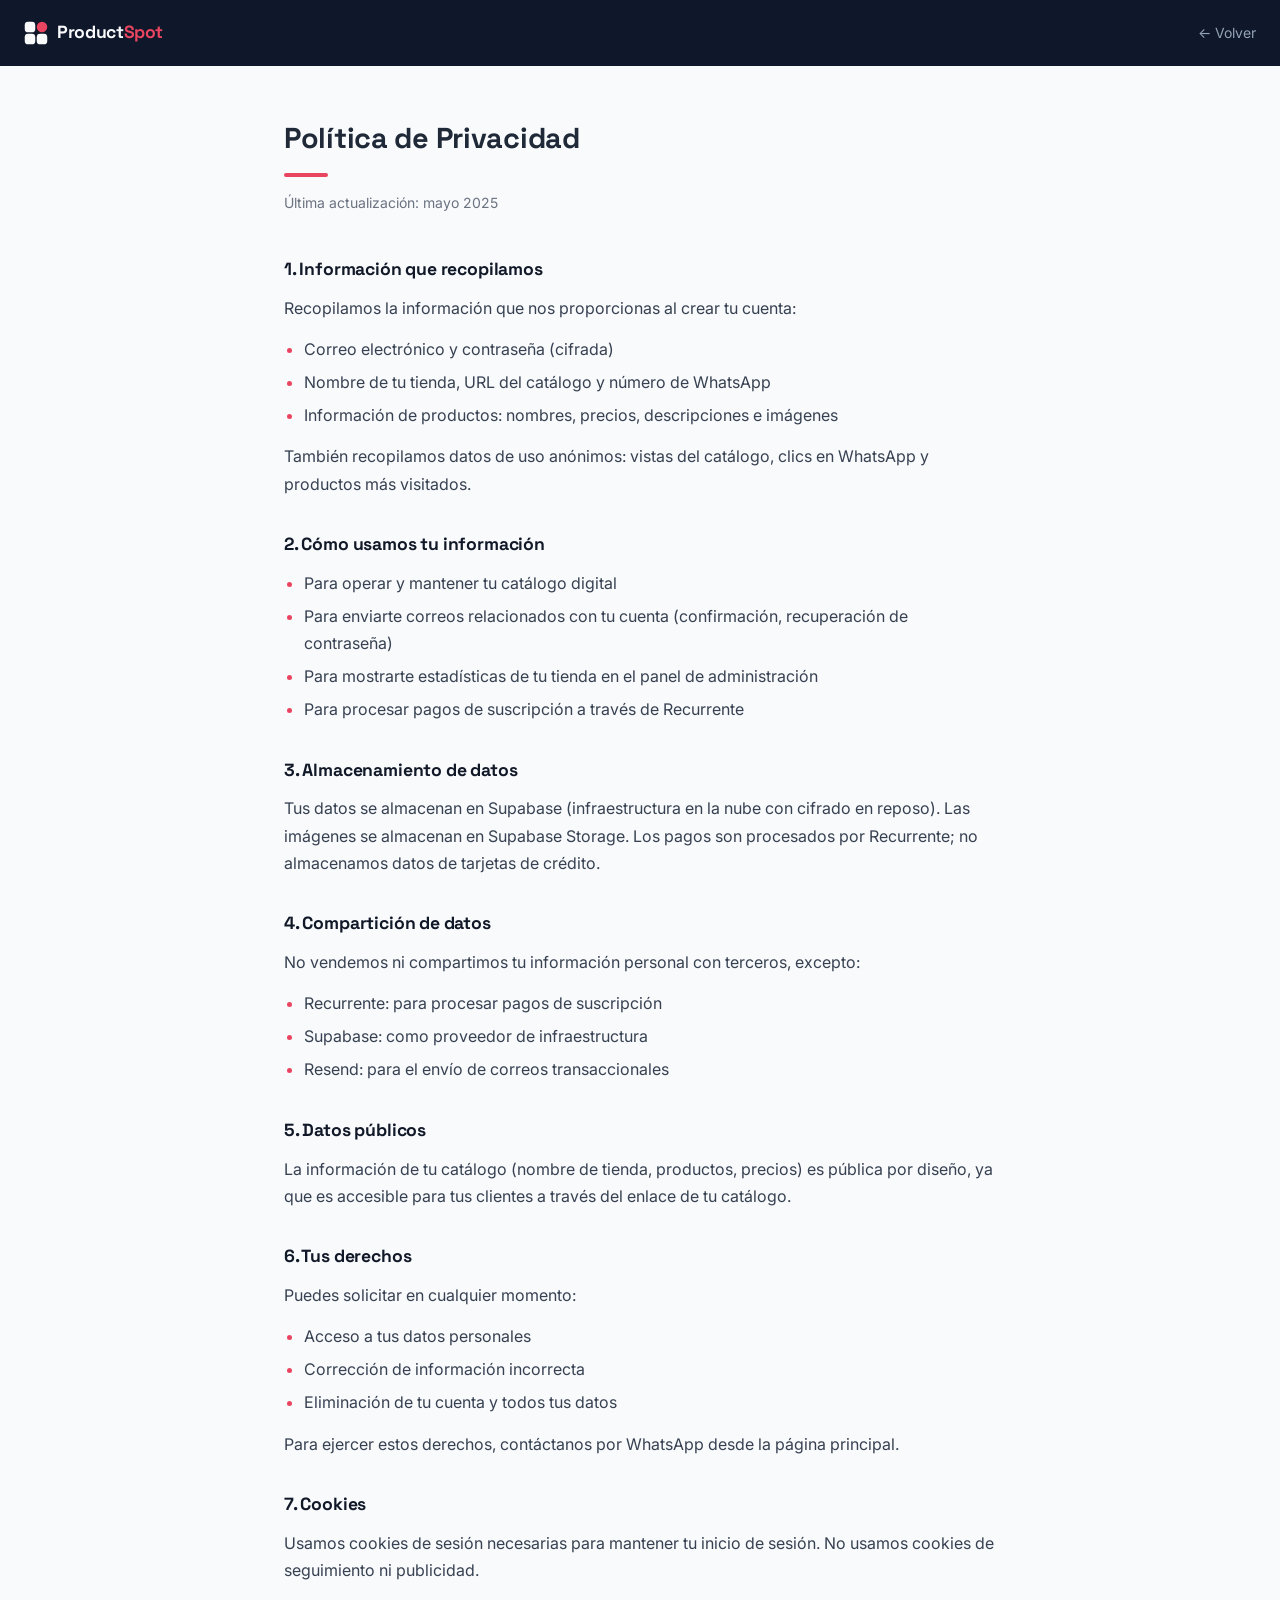
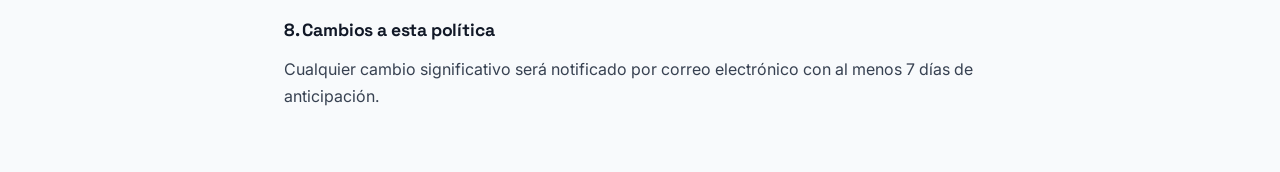
<file: privacy.html>
<!DOCTYPE html>
<html lang="es">
<head>
  <meta charset="UTF-8" />
  <meta name="viewport" content="width=device-width, initial-scale=1.0" />
  <title>Política de Privacidad — ProductSpot</title>
  <link rel="preconnect" href="https://fonts.googleapis.com" />
  <link href="https://fonts.googleapis.com/css2?family=Inter:wght@400;500;600;700;800&family=Space+Grotesk:wght@500;700&display=swap" rel="stylesheet" />
  <link rel="icon" type="image/svg+xml" href="/brand/logo-icon.svg" />
  <style>
    *, *::before, *::after { box-sizing: border-box; margin: 0; padding: 0; }
    body { font-family: 'Inter', sans-serif; background: #f8fafc; color: #1f2937; line-height: 1.7; }
    .header { background: #0f172a; padding: 18px 24px; display: flex; align-items: center; gap: 16px; }
    .brand { display: inline-flex; align-items: center; gap: 9px; }
    .brand-wordmark { font-family: 'Space Grotesk', 'Inter', sans-serif; font-weight: 700; letter-spacing: -0.02em; font-size: 1.1rem; color: #f8fafc; }
    .brand-wordmark em { font-style: normal; color: #e94560; }
    .header a { color: #94a3b8; font-size: .875rem; text-decoration: none; margin-left: auto; }
    .header a:hover { color: #fff; }
    .container { max-width: 760px; margin: 0 auto; padding: 48px 24px; }
    h1 { font-family: 'Space Grotesk', 'Inter', sans-serif; letter-spacing: -0.01em; font-size: 1.8rem; font-weight: 700; margin-bottom: 8px; }
    h1::after { content: ""; display: block; width: 44px; height: 4px; border-radius: 99px; background: #e94560; margin-top: 10px; }
    .meta { color: #6b7280; font-size: .875rem; margin: 14px 0 40px; }
    h2 { font-family: 'Space Grotesk', 'Inter', sans-serif; letter-spacing: -0.01em; font-size: 1.1rem; font-weight: 700; margin: 32px 0 10px; color: #111827; }
    p { margin-bottom: 14px; color: #374151; }
    ul { margin: 0 0 14px 20px; color: #374151; }
    ul li { margin-bottom: 6px; }
    ul li::marker { color: #e94560; }
    a { color: #c22844; }
  </style>
</head>
<body>
  <div class="header">
    <a href="landing.html" class="brand" style="margin-left:0;text-decoration:none;">
      <svg width="24" height="24" viewBox="0 0 64 64" xmlns="http://www.w3.org/2000/svg" aria-hidden="true">
        <rect x="2" y="2" width="28" height="28" rx="9" fill="#f8fafc"/>
        <rect x="2" y="34" width="28" height="28" rx="9" fill="#f8fafc"/>
        <rect x="34" y="34" width="28" height="28" rx="9" fill="#f8fafc"/>
        <circle cx="48" cy="16" r="14" fill="#e94560"/>
      </svg>
      <span class="brand-wordmark">Product<em>Spot</em></span>
    </a>
    <a href="landing.html">← Volver</a>
  </div>
  <div class="container">
    <h1>Política de Privacidad</h1>
    <p class="meta">Última actualización: mayo 2025</p>

    <h2>1. Información que recopilamos</h2>
    <p>Recopilamos la información que nos proporcionas al crear tu cuenta:</p>
    <ul>
      <li>Correo electrónico y contraseña (cifrada)</li>
      <li>Nombre de tu tienda, URL del catálogo y número de WhatsApp</li>
      <li>Información de productos: nombres, precios, descripciones e imágenes</li>
    </ul>
    <p>También recopilamos datos de uso anónimos: vistas del catálogo, clics en WhatsApp y productos más visitados.</p>

    <h2>2. Cómo usamos tu información</h2>
    <ul>
      <li>Para operar y mantener tu catálogo digital</li>
      <li>Para enviarte correos relacionados con tu cuenta (confirmación, recuperación de contraseña)</li>
      <li>Para mostrarte estadísticas de tu tienda en el panel de administración</li>
      <li>Para procesar pagos de suscripción a través de Recurrente</li>
    </ul>

    <h2>3. Almacenamiento de datos</h2>
    <p>Tus datos se almacenan en Supabase (infraestructura en la nube con cifrado en reposo). Las imágenes se almacenan en Supabase Storage. Los pagos son procesados por Recurrente; no almacenamos datos de tarjetas de crédito.</p>

    <h2>4. Compartición de datos</h2>
    <p>No vendemos ni compartimos tu información personal con terceros, excepto:</p>
    <ul>
      <li>Recurrente: para procesar pagos de suscripción</li>
      <li>Supabase: como proveedor de infraestructura</li>
      <li>Resend: para el envío de correos transaccionales</li>
    </ul>

    <h2>5. Datos públicos</h2>
    <p>La información de tu catálogo (nombre de tienda, productos, precios) es pública por diseño, ya que es accesible para tus clientes a través del enlace de tu catálogo.</p>

    <h2>6. Tus derechos</h2>
    <p>Puedes solicitar en cualquier momento:</p>
    <ul>
      <li>Acceso a tus datos personales</li>
      <li>Corrección de información incorrecta</li>
      <li>Eliminación de tu cuenta y todos tus datos</li>
    </ul>
    <p>Para ejercer estos derechos, contáctanos por WhatsApp desde la página principal.</p>

    <h2>7. Cookies</h2>
    <p>Usamos cookies de sesión necesarias para mantener tu inicio de sesión. No usamos cookies de seguimiento ni publicidad.</p>

    <h2>8. Cambios a esta política</h2>
    <p>Cualquier cambio significativo será notificado por correo electrónico con al menos 7 días de anticipación.</p>
  </div>
</body>
</html>
</file>
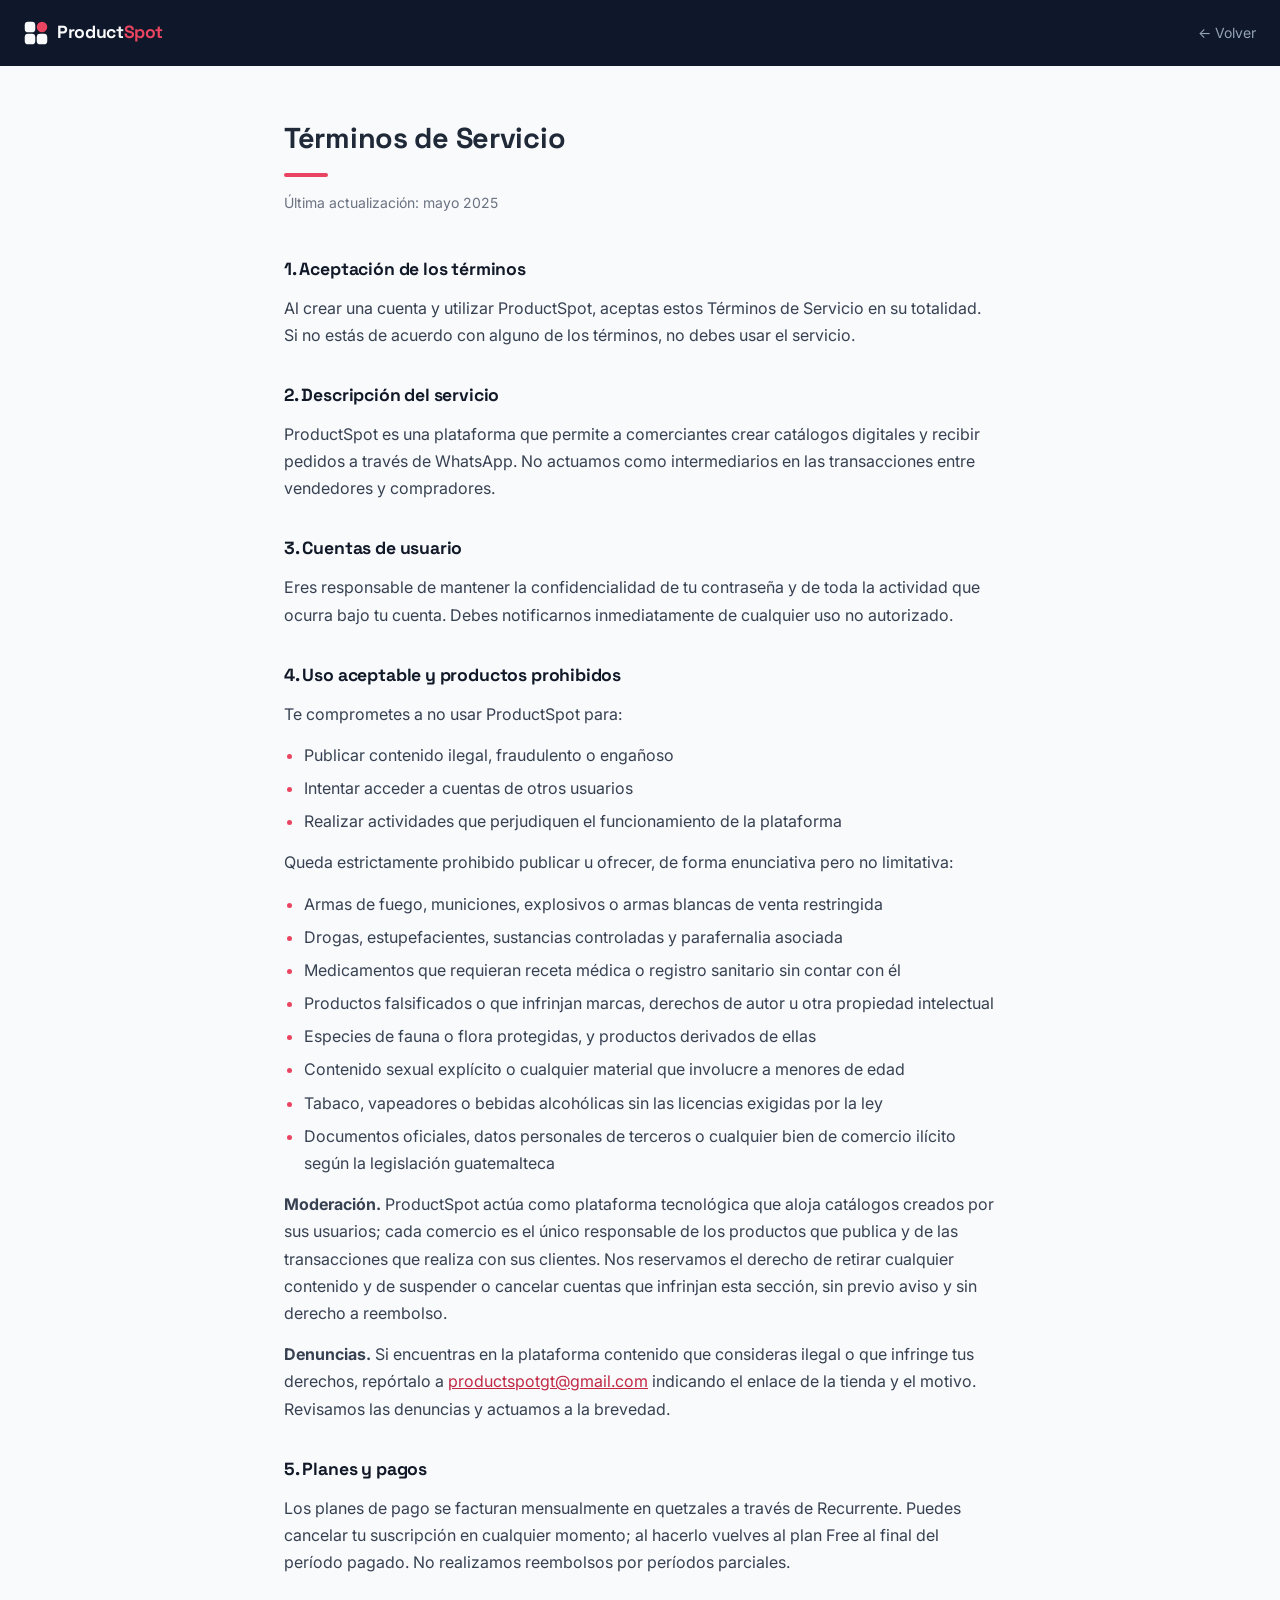
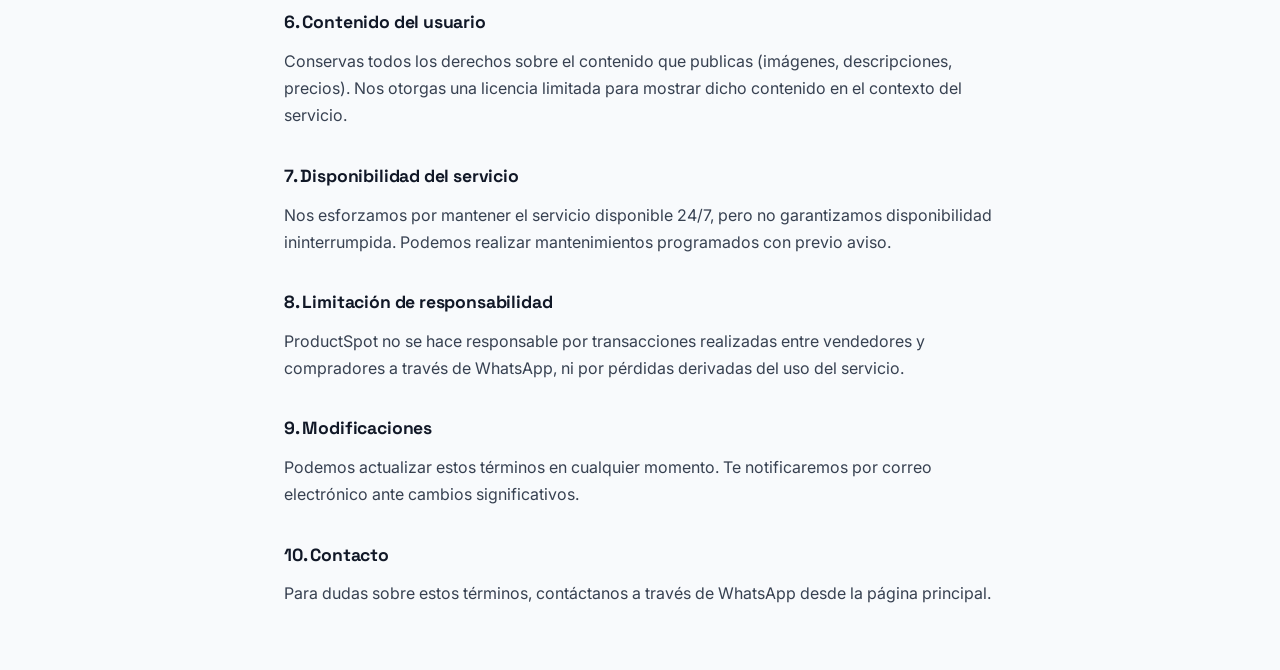
<file: terms.html>
<!DOCTYPE html>
<html lang="es">
<head>
  <meta charset="UTF-8" />
  <meta name="viewport" content="width=device-width, initial-scale=1.0" />
  <title>Términos de Servicio — ProductSpot</title>
  <link rel="preconnect" href="https://fonts.googleapis.com" />
  <link href="https://fonts.googleapis.com/css2?family=Inter:wght@400;500;600;700;800&family=Space+Grotesk:wght@500;700&display=swap" rel="stylesheet" />
  <link rel="icon" type="image/svg+xml" href="/brand/logo-icon.svg" />
  <style>
    *, *::before, *::after { box-sizing: border-box; margin: 0; padding: 0; }
    body { font-family: 'Inter', sans-serif; background: #f8fafc; color: #1f2937; line-height: 1.7; }
    .header { background: #0f172a; padding: 18px 24px; display: flex; align-items: center; gap: 16px; }
    .brand { display: inline-flex; align-items: center; gap: 9px; }
    .brand-wordmark { font-family: 'Space Grotesk', 'Inter', sans-serif; font-weight: 700; letter-spacing: -0.02em; font-size: 1.1rem; color: #f8fafc; }
    .brand-wordmark em { font-style: normal; color: #e94560; }
    .header a { color: #94a3b8; font-size: .875rem; text-decoration: none; margin-left: auto; }
    .header a:hover { color: #fff; }
    .container { max-width: 760px; margin: 0 auto; padding: 48px 24px; }
    h1 { font-family: 'Space Grotesk', 'Inter', sans-serif; letter-spacing: -0.01em; font-size: 1.8rem; font-weight: 700; margin-bottom: 8px; }
    h1::after { content: ""; display: block; width: 44px; height: 4px; border-radius: 99px; background: #e94560; margin-top: 10px; }
    .meta { color: #6b7280; font-size: .875rem; margin: 14px 0 40px; }
    h2 { font-family: 'Space Grotesk', 'Inter', sans-serif; letter-spacing: -0.01em; font-size: 1.1rem; font-weight: 700; margin: 32px 0 10px; color: #111827; }
    p { margin-bottom: 14px; color: #374151; }
    ul { margin: 0 0 14px 20px; color: #374151; }
    ul li { margin-bottom: 6px; }
    ul li::marker { color: #e94560; }
    a { color: #c22844; }
  </style>
</head>
<body>
  <div class="header">
    <a href="landing.html" class="brand" style="margin-left:0;text-decoration:none;">
      <svg width="24" height="24" viewBox="0 0 64 64" xmlns="http://www.w3.org/2000/svg" aria-hidden="true">
        <rect x="2" y="2" width="28" height="28" rx="9" fill="#f8fafc"/>
        <rect x="2" y="34" width="28" height="28" rx="9" fill="#f8fafc"/>
        <rect x="34" y="34" width="28" height="28" rx="9" fill="#f8fafc"/>
        <circle cx="48" cy="16" r="14" fill="#e94560"/>
      </svg>
      <span class="brand-wordmark">Product<em>Spot</em></span>
    </a>
    <a href="landing.html">← Volver</a>
  </div>
  <div class="container">
    <h1>Términos de Servicio</h1>
    <p class="meta">Última actualización: mayo 2025</p>

    <h2>1. Aceptación de los términos</h2>
    <p>Al crear una cuenta y utilizar ProductSpot, aceptas estos Términos de Servicio en su totalidad. Si no estás de acuerdo con alguno de los términos, no debes usar el servicio.</p>

    <h2>2. Descripción del servicio</h2>
    <p>ProductSpot es una plataforma que permite a comerciantes crear catálogos digitales y recibir pedidos a través de WhatsApp. No actuamos como intermediarios en las transacciones entre vendedores y compradores.</p>

    <h2>3. Cuentas de usuario</h2>
    <p>Eres responsable de mantener la confidencialidad de tu contraseña y de toda la actividad que ocurra bajo tu cuenta. Debes notificarnos inmediatamente de cualquier uso no autorizado.</p>

    <h2>4. Uso aceptable y productos prohibidos</h2>
    <p>Te comprometes a no usar ProductSpot para:</p>
    <ul>
      <li>Publicar contenido ilegal, fraudulento o engañoso</li>
      <li>Intentar acceder a cuentas de otros usuarios</li>
      <li>Realizar actividades que perjudiquen el funcionamiento de la plataforma</li>
    </ul>
    <p>Queda estrictamente prohibido publicar u ofrecer, de forma enunciativa pero no limitativa:</p>
    <ul>
      <li>Armas de fuego, municiones, explosivos o armas blancas de venta restringida</li>
      <li>Drogas, estupefacientes, sustancias controladas y parafernalia asociada</li>
      <li>Medicamentos que requieran receta médica o registro sanitario sin contar con él</li>
      <li>Productos falsificados o que infrinjan marcas, derechos de autor u otra propiedad intelectual</li>
      <li>Especies de fauna o flora protegidas, y productos derivados de ellas</li>
      <li>Contenido sexual explícito o cualquier material que involucre a menores de edad</li>
      <li>Tabaco, vapeadores o bebidas alcohólicas sin las licencias exigidas por la ley</li>
      <li>Documentos oficiales, datos personales de terceros o cualquier bien de comercio ilícito según la legislación guatemalteca</li>
    </ul>
    <p><strong>Moderación.</strong> ProductSpot actúa como plataforma tecnológica que aloja catálogos creados por sus usuarios; cada comercio es el único responsable de los productos que publica y de las transacciones que realiza con sus clientes. Nos reservamos el derecho de retirar cualquier contenido y de suspender o cancelar cuentas que infrinjan esta sección, sin previo aviso y sin derecho a reembolso.</p>
    <p><strong>Denuncias.</strong> Si encuentras en la plataforma contenido que consideras ilegal o que infringe tus derechos, repórtalo a <a href="mailto:productspotgt@gmail.com">productspotgt@gmail.com</a> indicando el enlace de la tienda y el motivo. Revisamos las denuncias y actuamos a la brevedad.</p>

    <h2>5. Planes y pagos</h2>
    <p>Los planes de pago se facturan mensualmente en quetzales a través de Recurrente. Puedes cancelar tu suscripción en cualquier momento; al hacerlo vuelves al plan Free al final del período pagado. No realizamos reembolsos por períodos parciales.</p>

    <h2>6. Contenido del usuario</h2>
    <p>Conservas todos los derechos sobre el contenido que publicas (imágenes, descripciones, precios). Nos otorgas una licencia limitada para mostrar dicho contenido en el contexto del servicio.</p>

    <h2>7. Disponibilidad del servicio</h2>
    <p>Nos esforzamos por mantener el servicio disponible 24/7, pero no garantizamos disponibilidad ininterrumpida. Podemos realizar mantenimientos programados con previo aviso.</p>

    <h2>8. Limitación de responsabilidad</h2>
    <p>ProductSpot no se hace responsable por transacciones realizadas entre vendedores y compradores a través de WhatsApp, ni por pérdidas derivadas del uso del servicio.</p>

    <h2>9. Modificaciones</h2>
    <p>Podemos actualizar estos términos en cualquier momento. Te notificaremos por correo electrónico ante cambios significativos.</p>

    <h2>10. Contacto</h2>
    <p>Para dudas sobre estos términos, contáctanos a través de WhatsApp desde la página principal.</p>
  </div>
</body>
</html>
</file>
